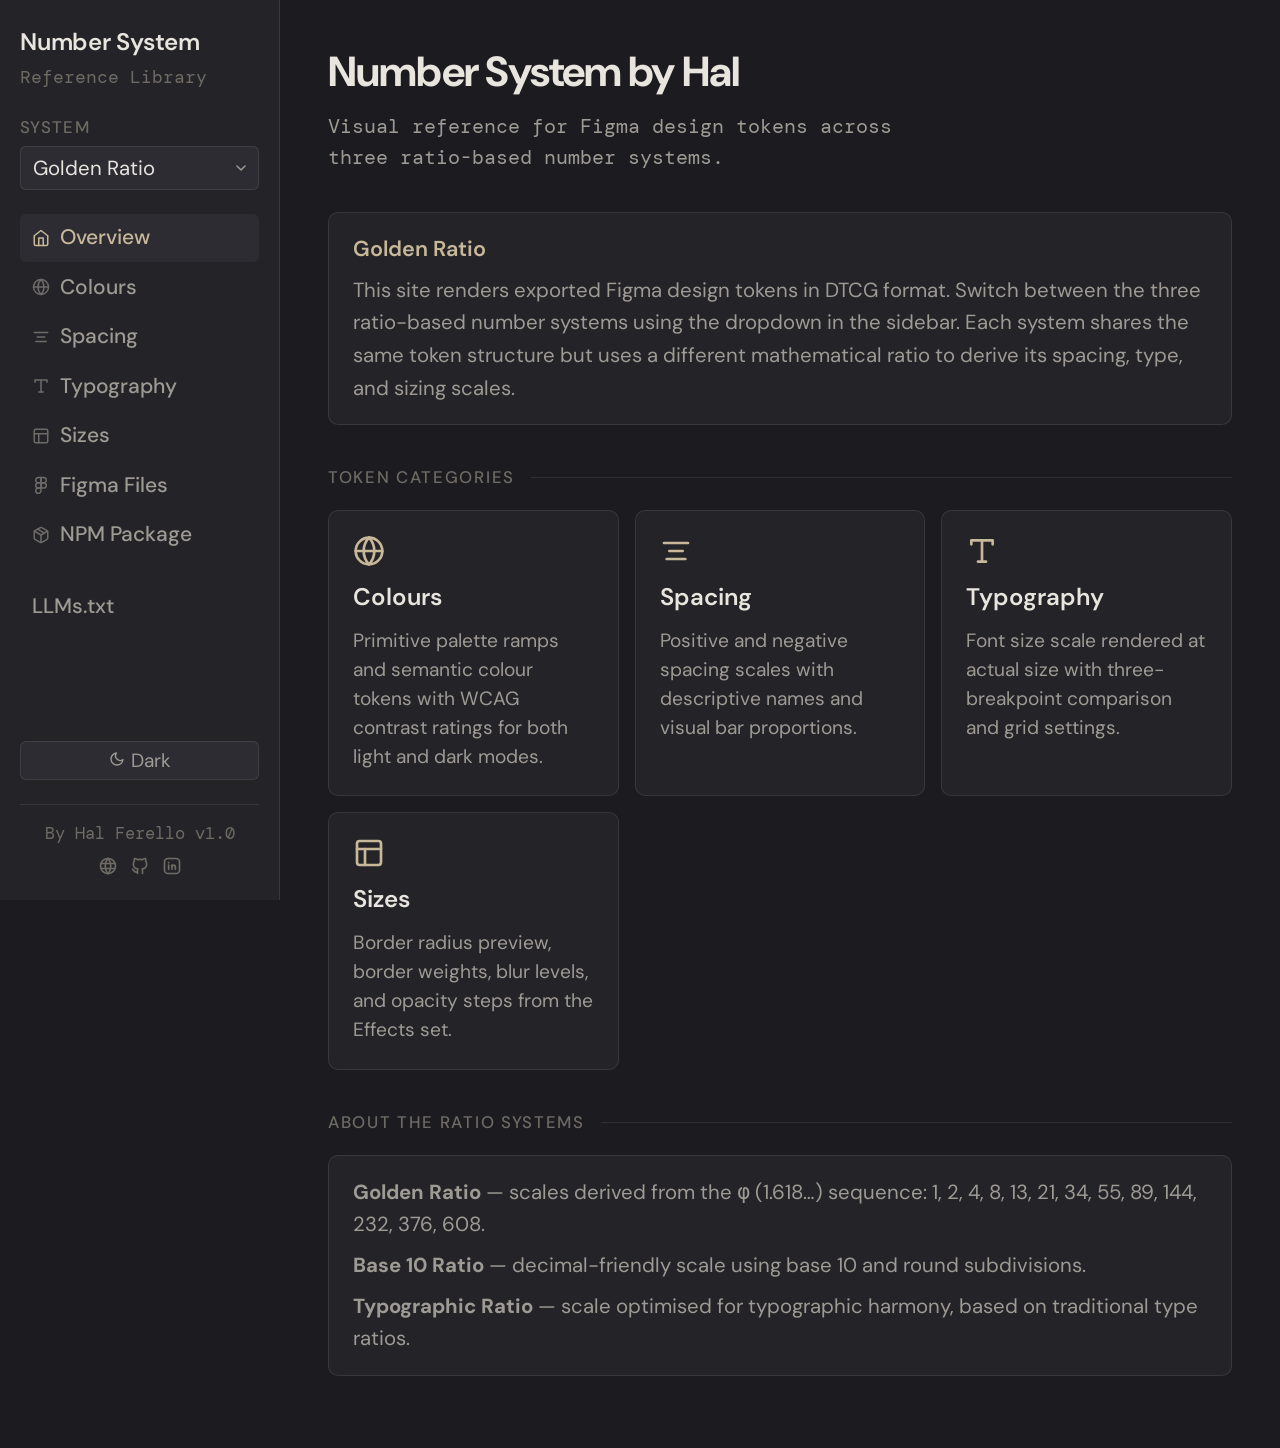
<file: index.html>
<!DOCTYPE html>
<html lang="en">
<head>
  <meta charset="UTF-8">
  <meta name="viewport" content="width=device-width, initial-scale=1.0">
  <title>Number System by Hal</title>
  <link rel="stylesheet" href="css/styles.css">
</head>
<body>
  <div class="layout">
    <aside class="sidebar" aria-label="Sidebar"></aside>
    <main class="main" id="content">
      <header class="page-header">
        <h2>Number System by Hal</h2>
        <p>Visual reference for Figma design tokens across three ratio-based number systems.</p>
      </header>
      <div id="page-body">
        <div class="loading">Loading tokens…</div>
      </div>
    </main>
  </div>

  <script type="module">
    import { initPage } from './js/render.js';
    import { el, sectionLabel } from './js/render.js';
    import { getLibraryLabels, getCurrentLibraryKey } from './js/tokens.js';

    const CATEGORIES = [
      {
        href: 'colours.html',
        title: 'Colours',
        desc: 'Primitive palette ramps and semantic colour tokens with WCAG contrast ratings for both light and dark modes.',
        icon: `<svg viewBox="0 0 24 24" fill="none" stroke="currentColor" stroke-width="2" stroke-linecap="round" stroke-linejoin="round"><circle cx="12" cy="12" r="10"/><path d="M12 2a14.5 14.5 0 0 0 0 20 14.5 14.5 0 0 0 0-20"/><path d="M2 12h20"/></svg>`,
      },
      {
        href: 'spacing.html',
        title: 'Spacing',
        desc: 'Positive and negative spacing scales with descriptive names and visual bar proportions.',
        icon: `<svg viewBox="0 0 24 24" fill="none" stroke="currentColor" stroke-width="2" stroke-linecap="round" stroke-linejoin="round"><path d="M21 6H3"/><path d="M17 12H7"/><path d="M19 18H5"/></svg>`,
      },
      {
        href: 'typography.html',
        title: 'Typography',
        desc: 'Font size scale rendered at actual size with three-breakpoint comparison and grid settings.',
        icon: `<svg viewBox="0 0 24 24" fill="none" stroke="currentColor" stroke-width="2" stroke-linecap="round" stroke-linejoin="round"><polyline points="4 7 4 4 20 4 20 7"/><line x1="9" y1="20" x2="15" y2="20"/><line x1="12" y1="4" x2="12" y2="20"/></svg>`,
      },
      {
        href: 'sizes.html',
        title: 'Sizes',
        desc: 'Border radius preview, border weights, blur levels, and opacity steps from the Effects set.',
        icon: `<svg viewBox="0 0 24 24" fill="none" stroke="currentColor" stroke-width="2" stroke-linecap="round" stroke-linejoin="round"><rect x="3" y="3" width="18" height="18" rx="2"/><path d="M3 9h18"/><path d="M9 21V9"/></svg>`,
      },
    ];

    initPage((data) => {
      const body = document.getElementById('page-body');
      body.innerHTML = '';

      const labels = getLibraryLabels();
      const currentKey = getCurrentLibraryKey();

      const info = el('div', { className: 'info-box' });
      info.appendChild(el('h3', { text: labels[currentKey] }));
      info.appendChild(el('p', {
        text: 'This site renders exported Figma design tokens in DTCG format. ' +
              'Switch between the three ratio-based number systems using the dropdown in the sidebar. ' +
              'Each system shares the same token structure but uses a different mathematical ratio ' +
              'to derive its spacing, type, and sizing scales.',
      }));
      body.appendChild(info);

      body.appendChild(sectionLabel('Token categories'));

      const grid = el('div', { className: 'category-grid' });
      for (const cat of CATEGORIES) {
        const card = el('a', {
          className: 'category-card',
          attrs: { href: cat.href },
        });
        card.innerHTML = cat.icon;
        card.appendChild(el('h3', { text: cat.title }));
        card.appendChild(el('p', { text: cat.desc }));
        grid.appendChild(card);
      }
      body.appendChild(grid);

      body.appendChild(sectionLabel('About the ratio systems'));

      const about = el('div', { className: 'info-box' });
      about.innerHTML = `
        <p><strong>Golden Ratio</strong> — scales derived from the φ (1.618…) sequence: 1, 2, 4, 8, 13, 21, 34, 55, 89, 144, 232, 376, 608.</p>
        <p style="margin-top:8px"><strong>Base 10 Ratio</strong> — decimal-friendly scale using base 10 and round subdivisions.</p>
        <p style="margin-top:8px"><strong>Typographic Ratio</strong> — scale optimised for typographic harmony, based on traditional type ratios.</p>
      `;
      body.appendChild(about);
    });
  </script>
</body>
</html>
</file>
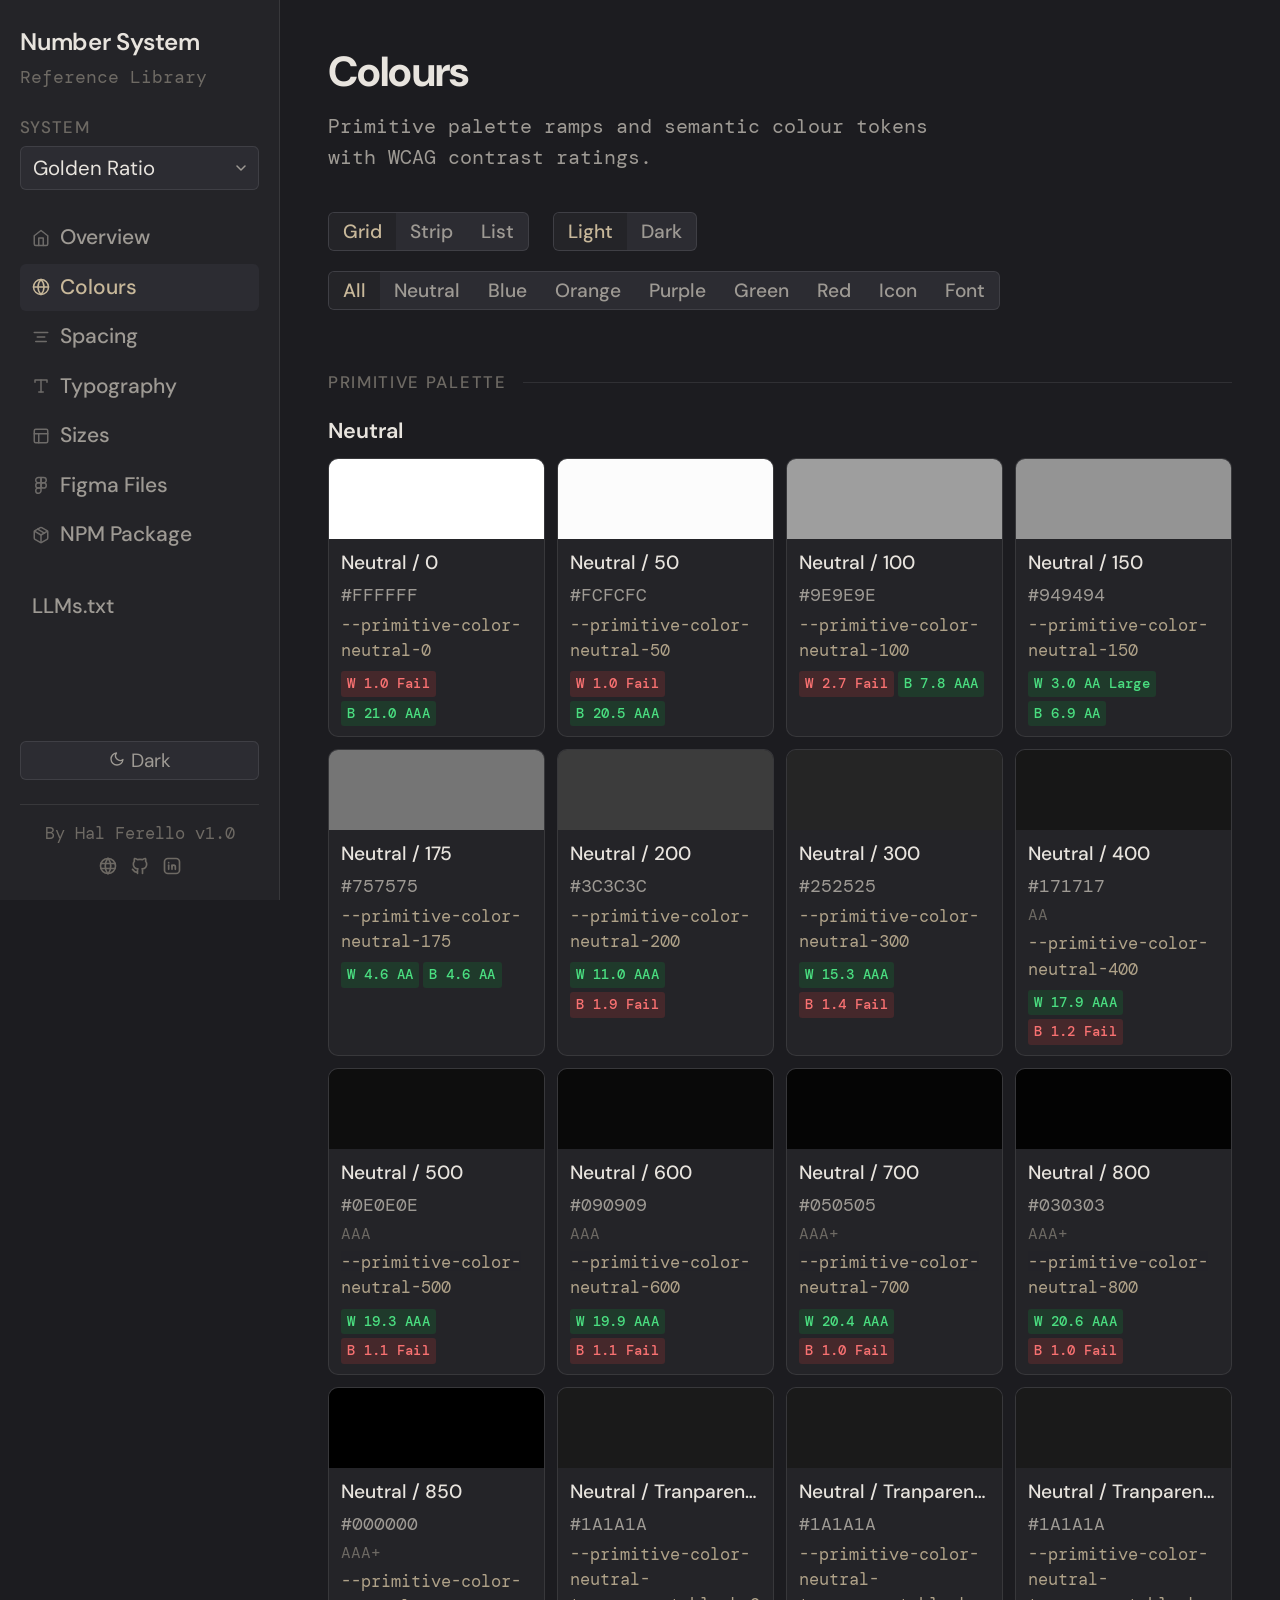
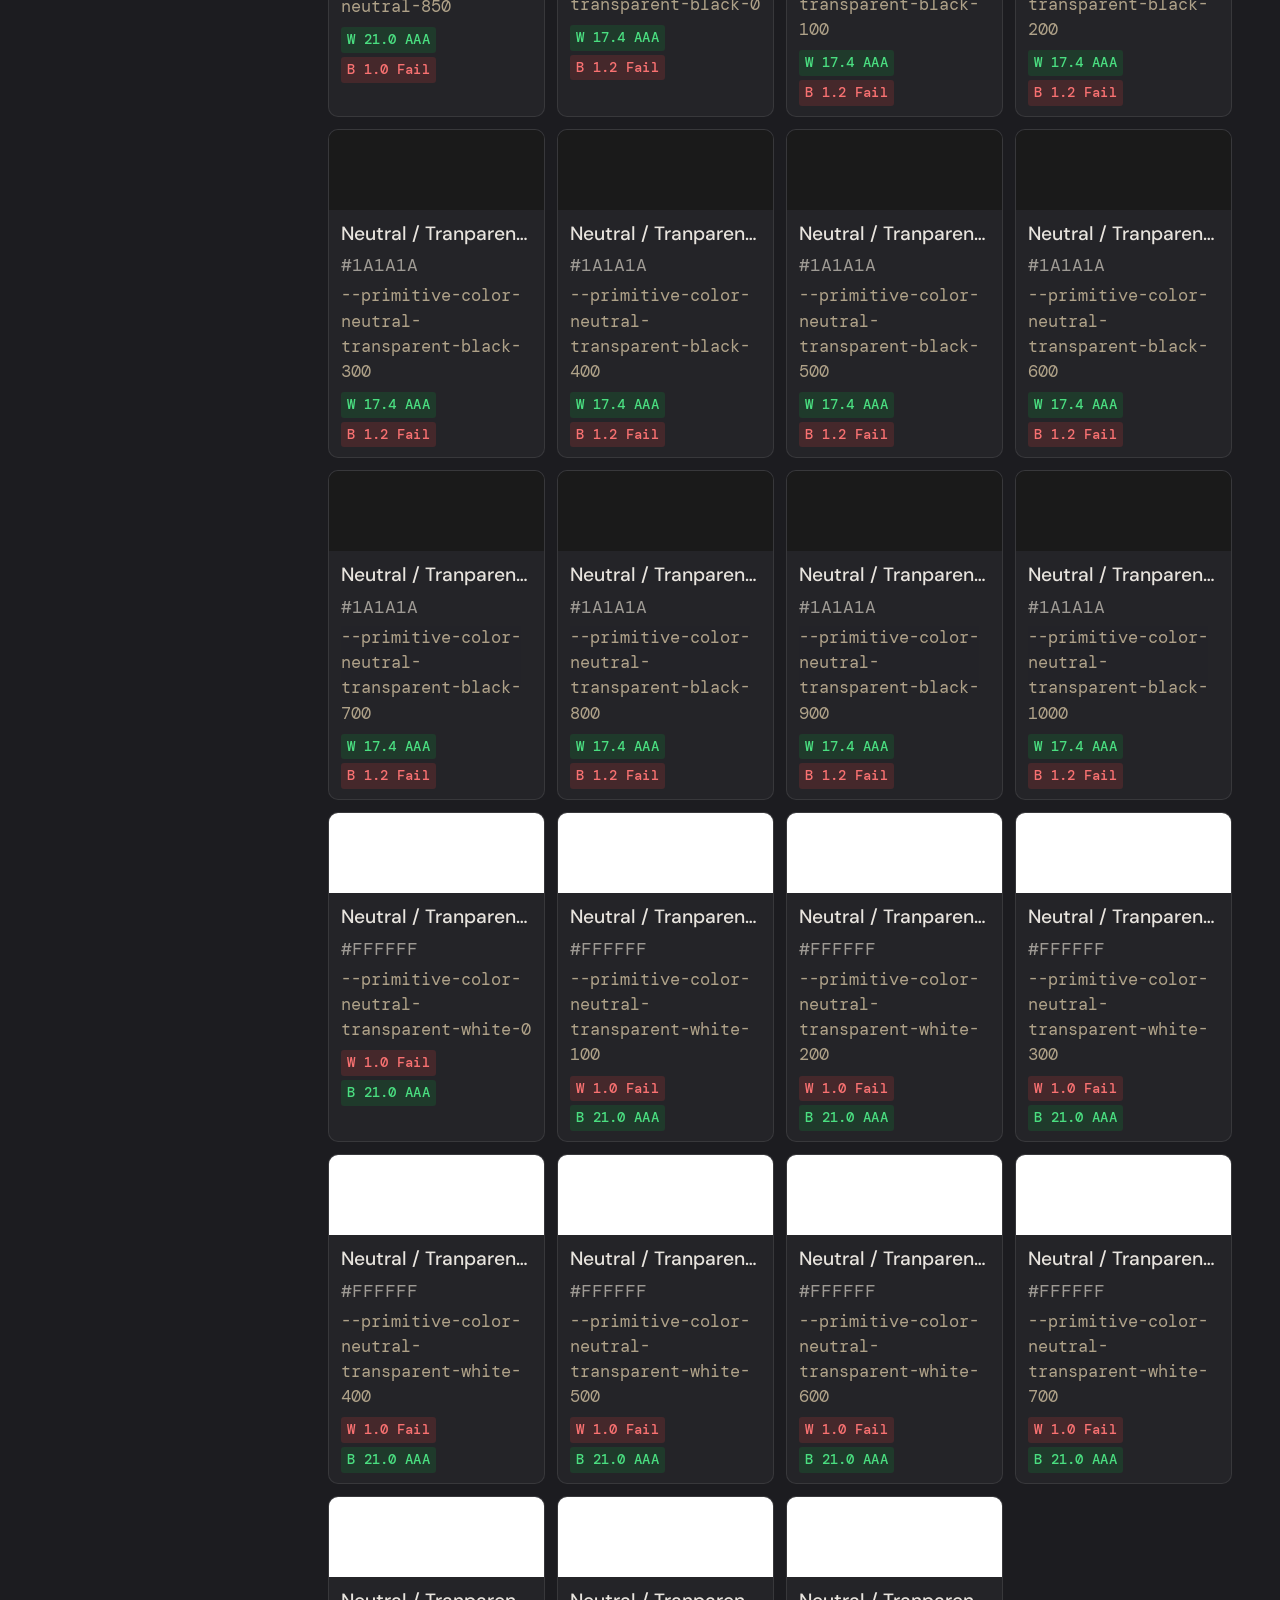
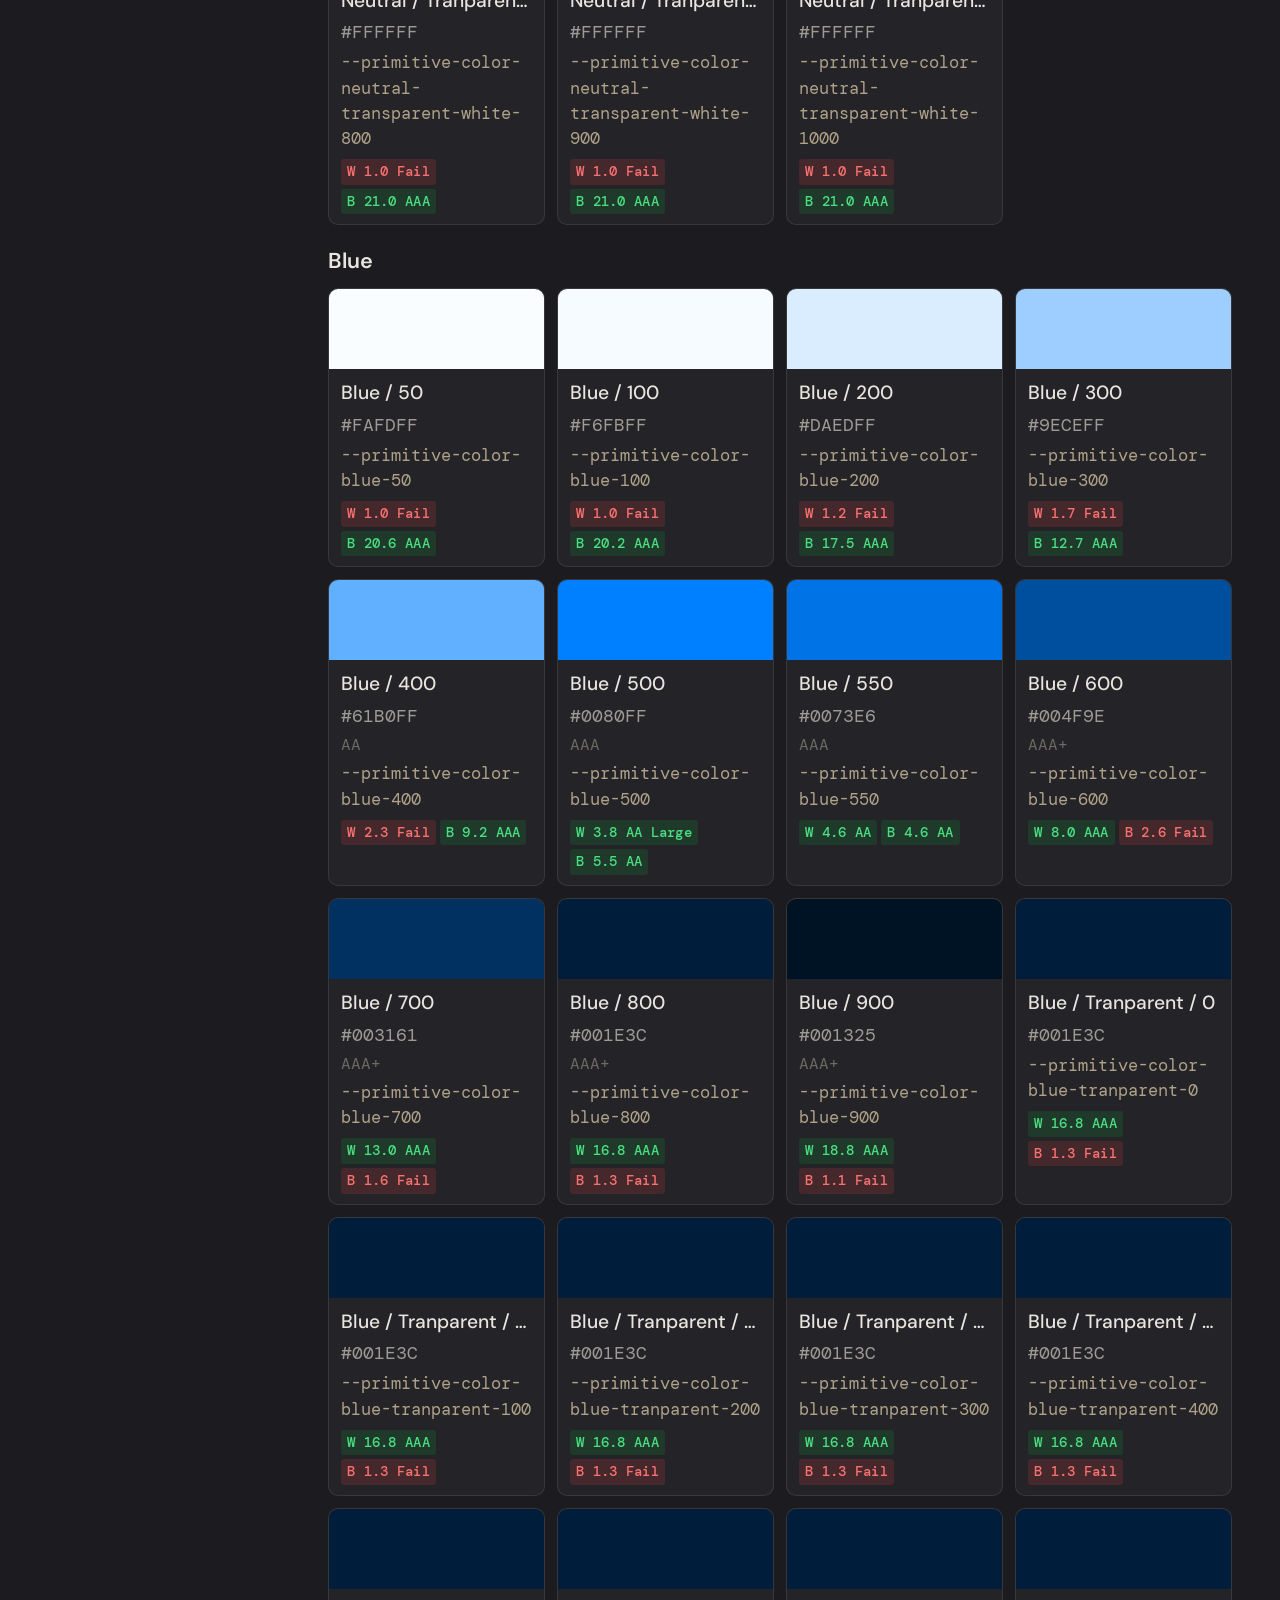
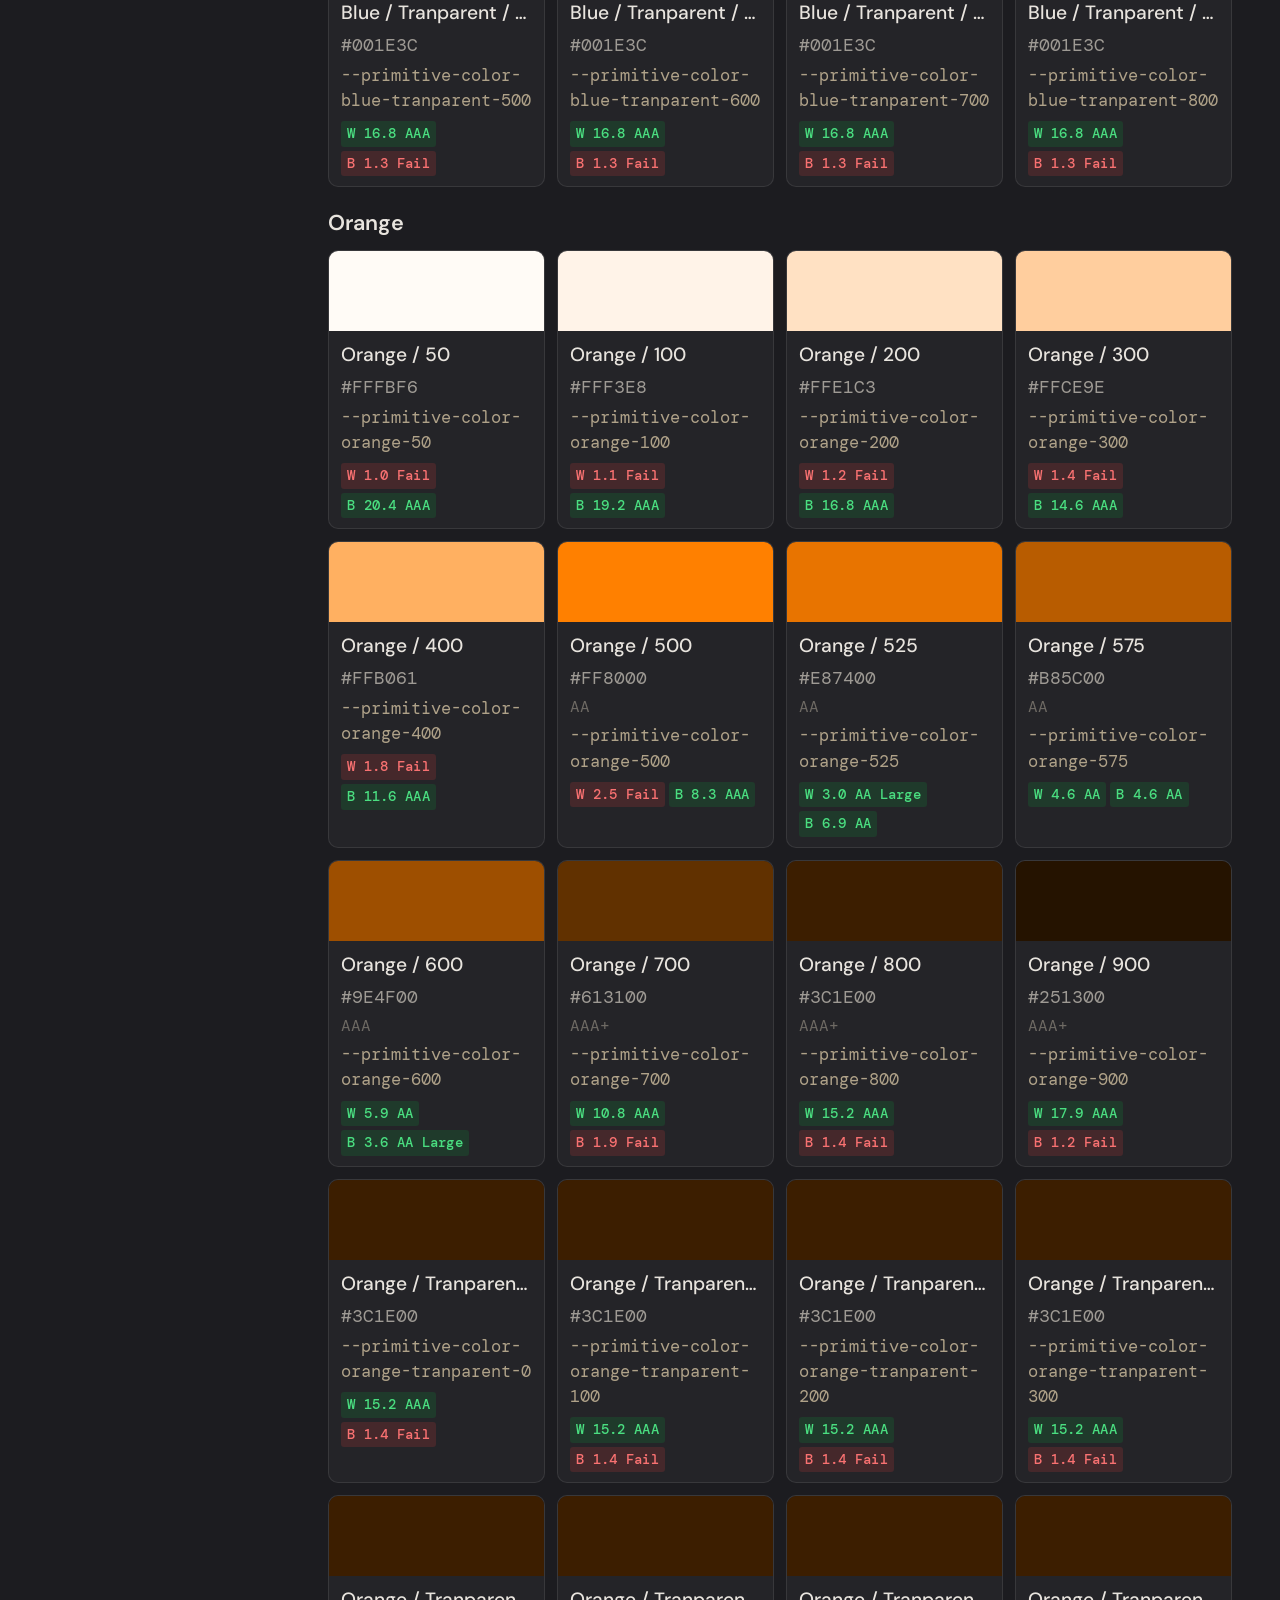
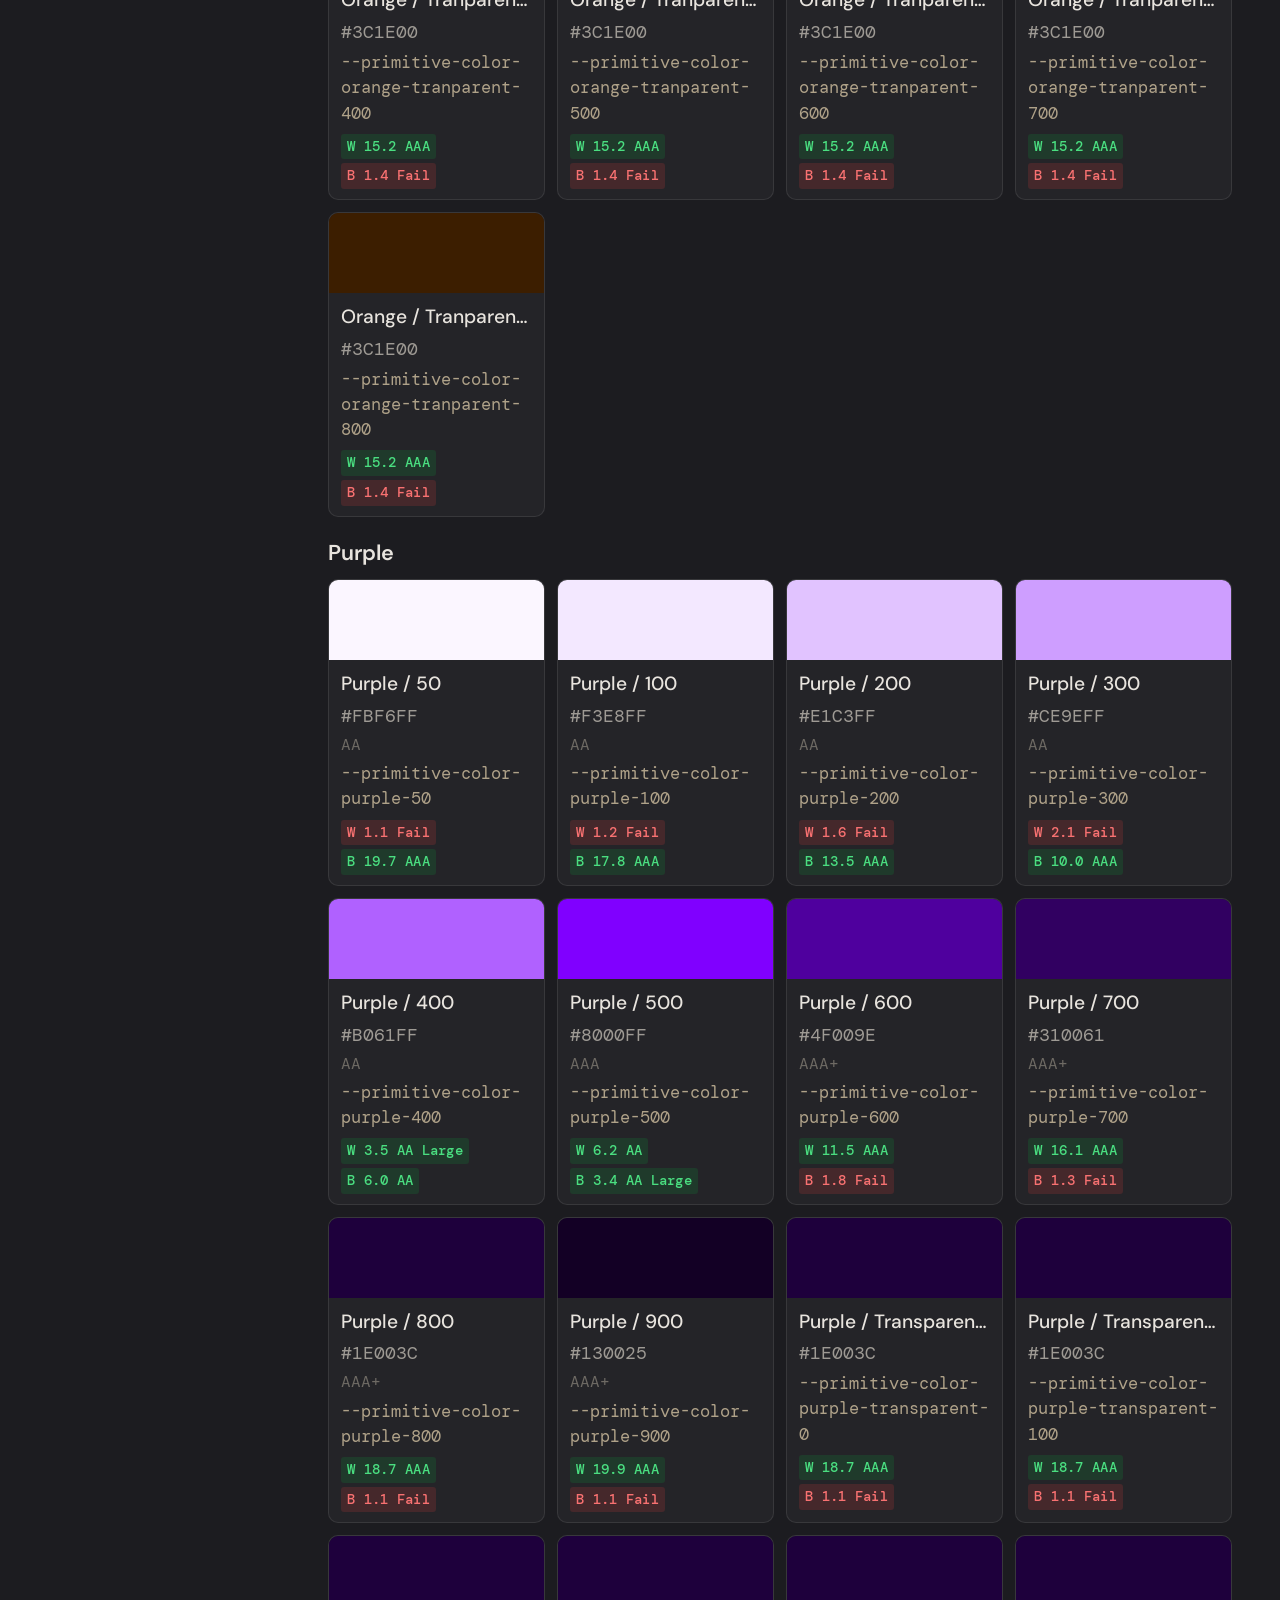
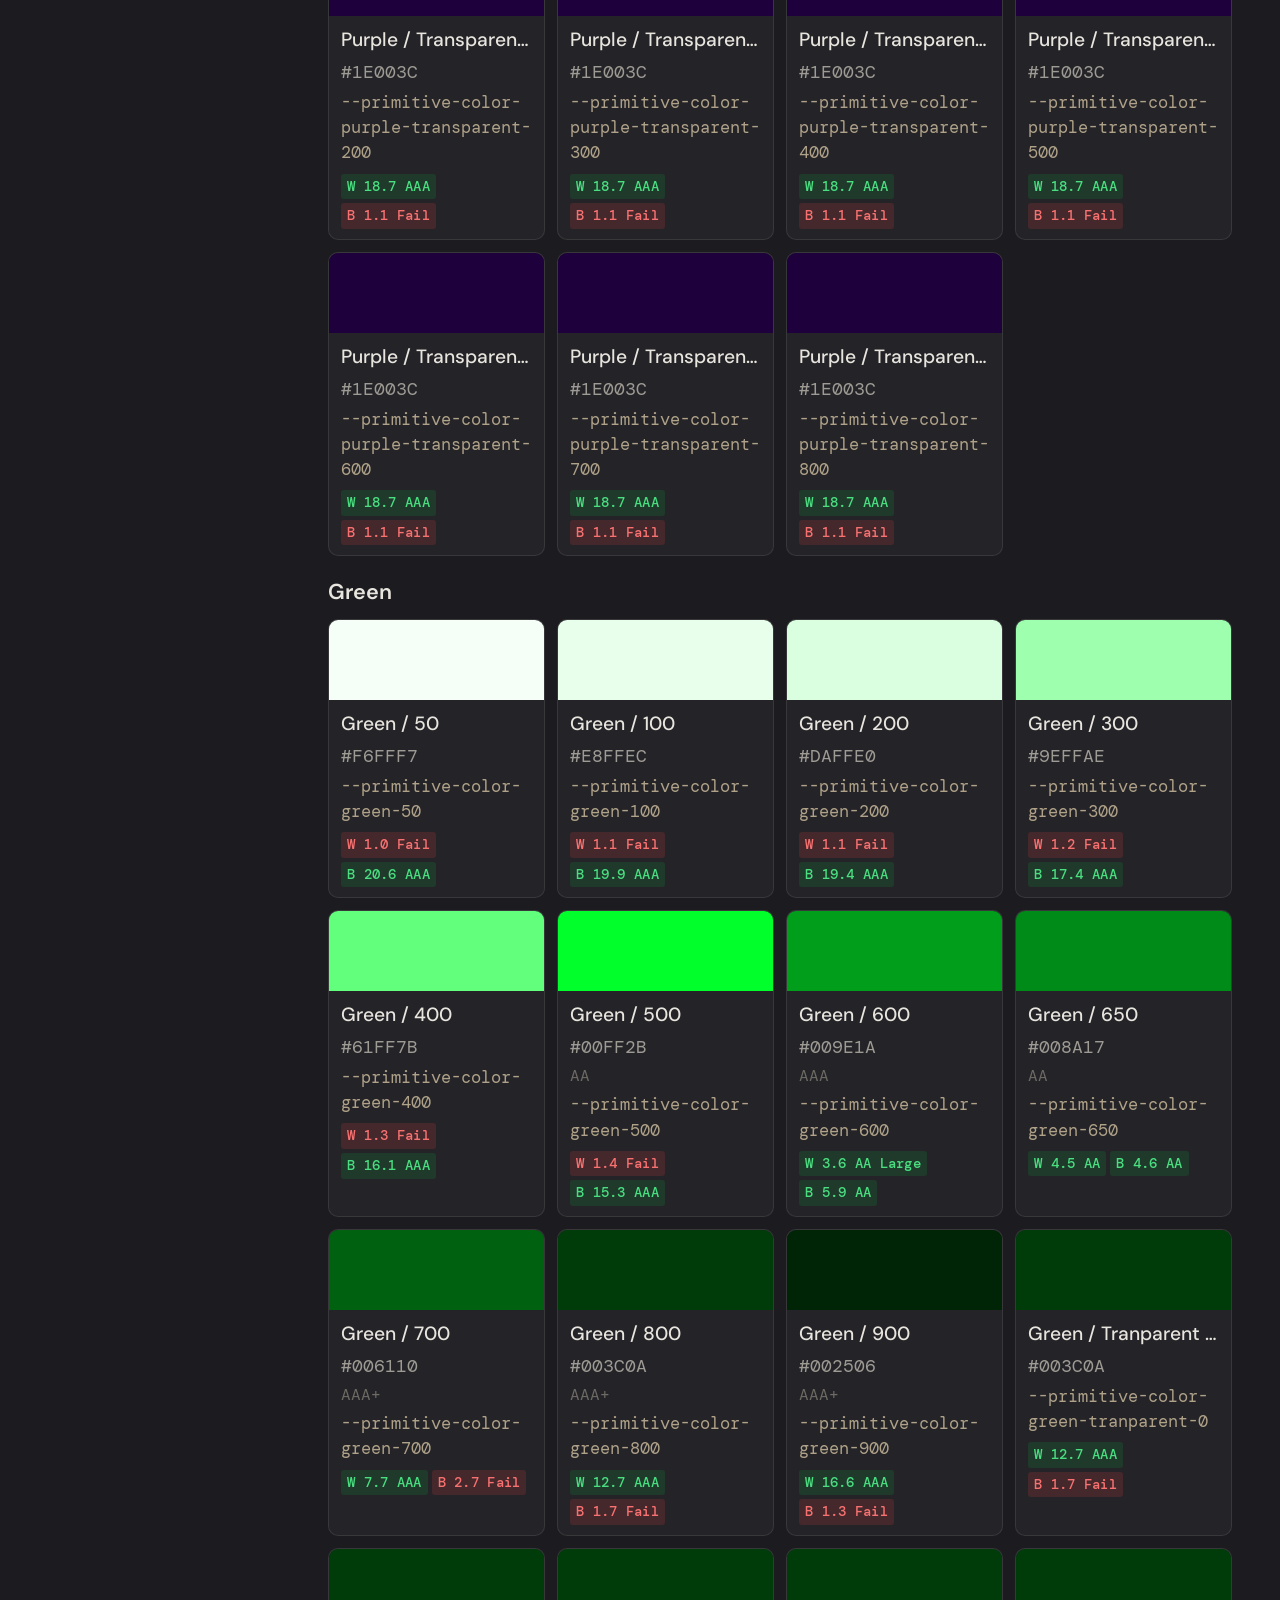
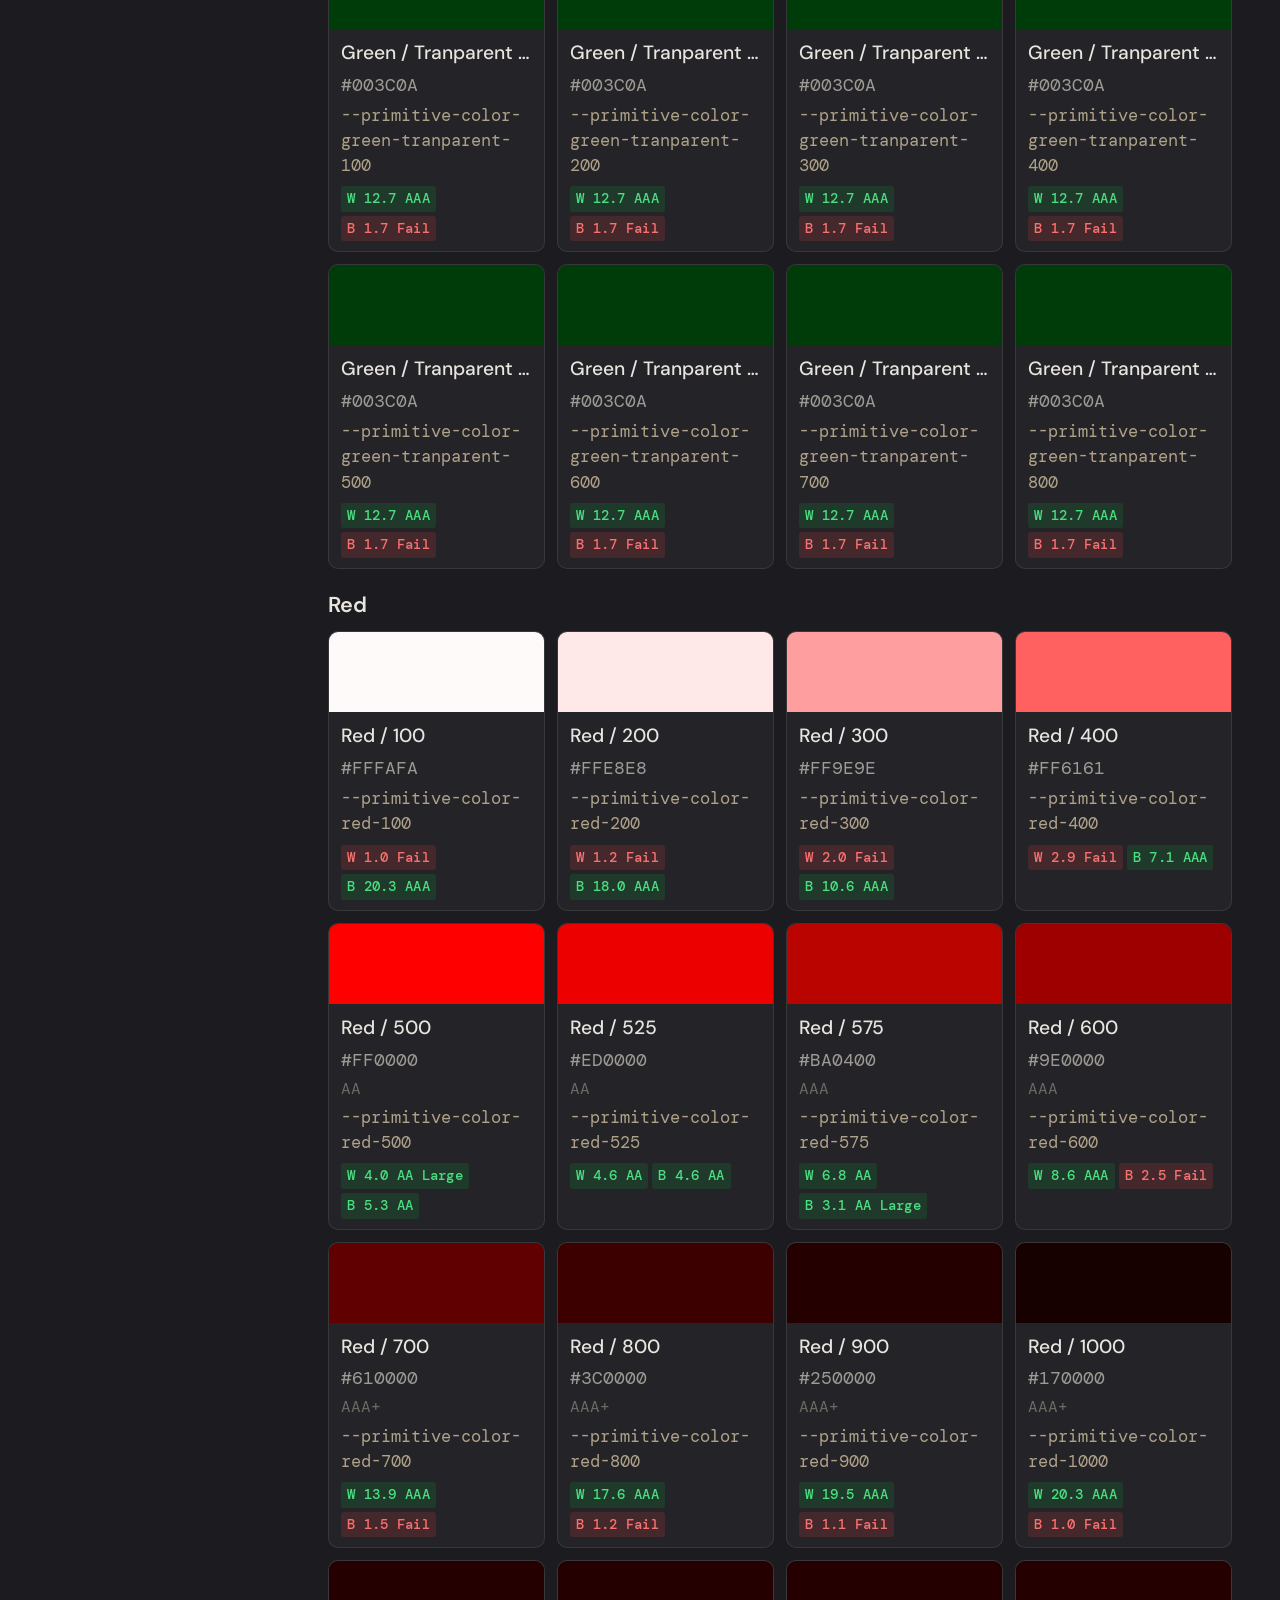
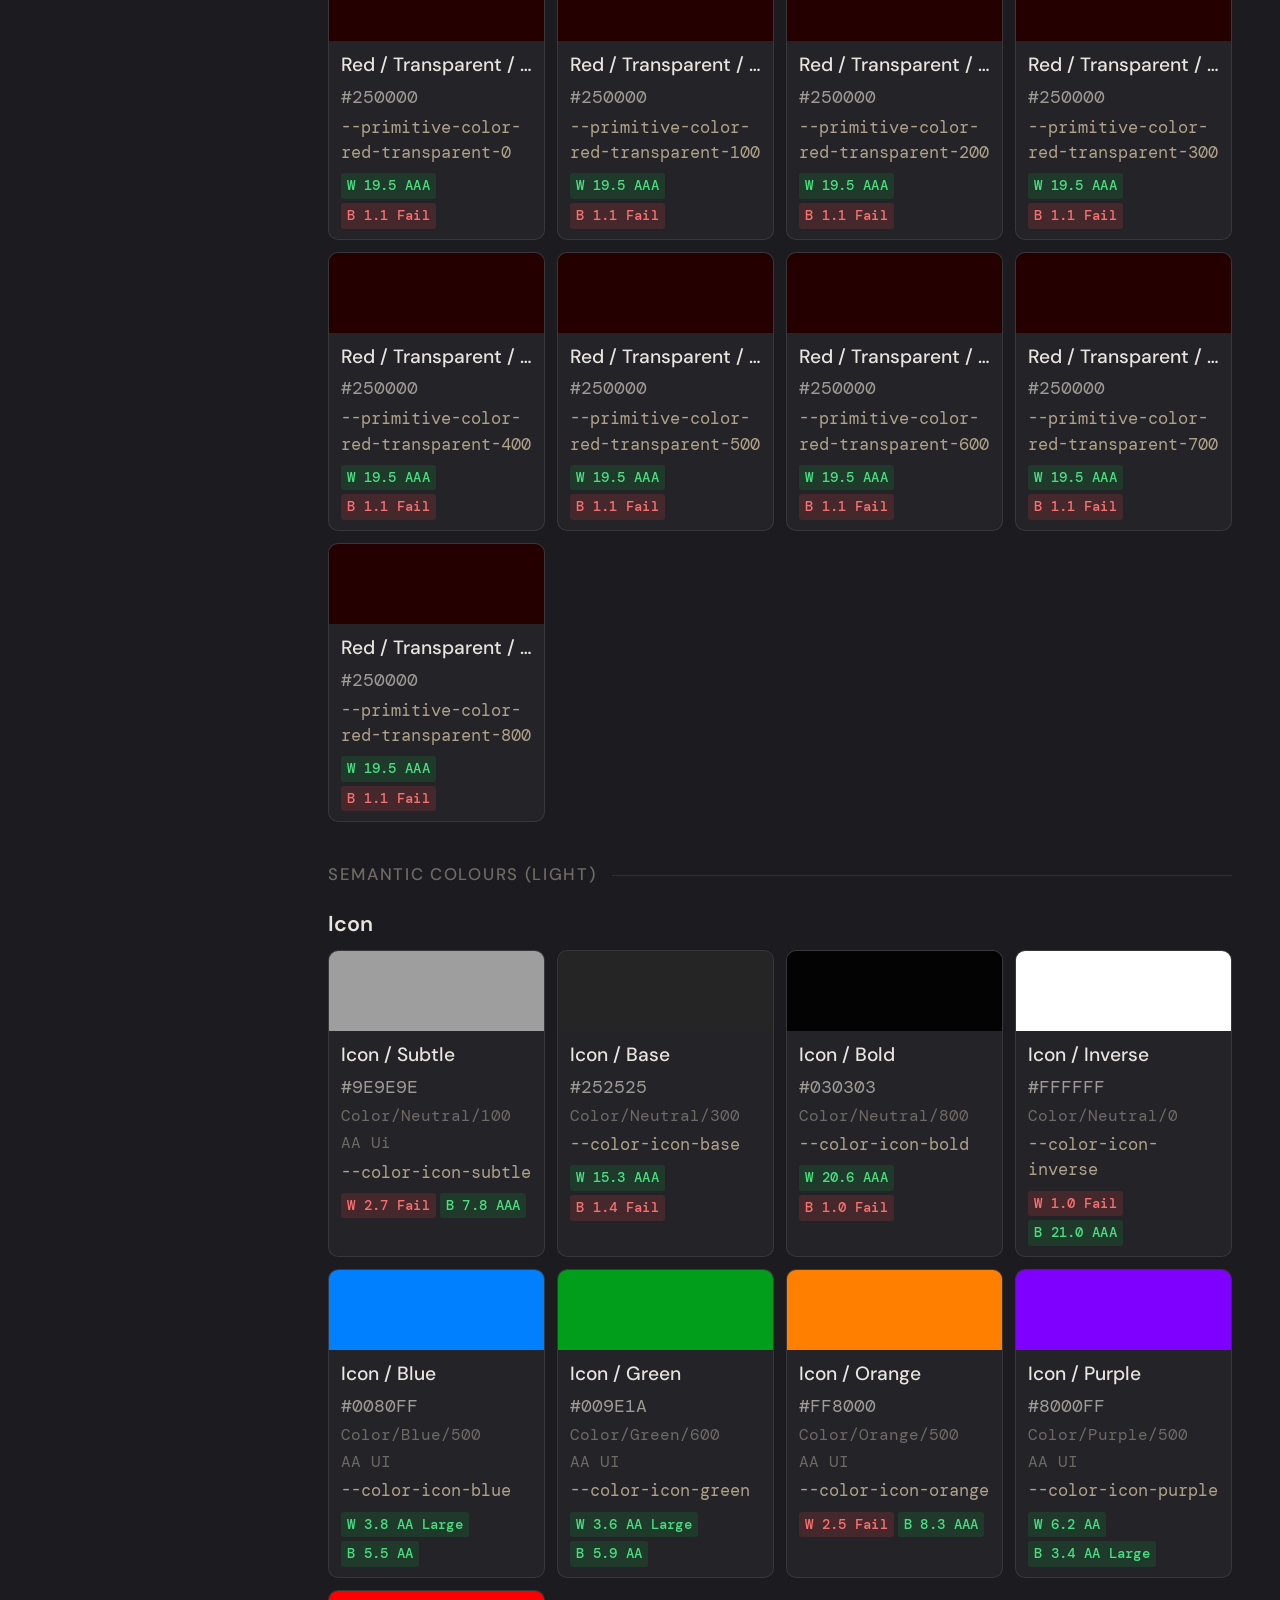
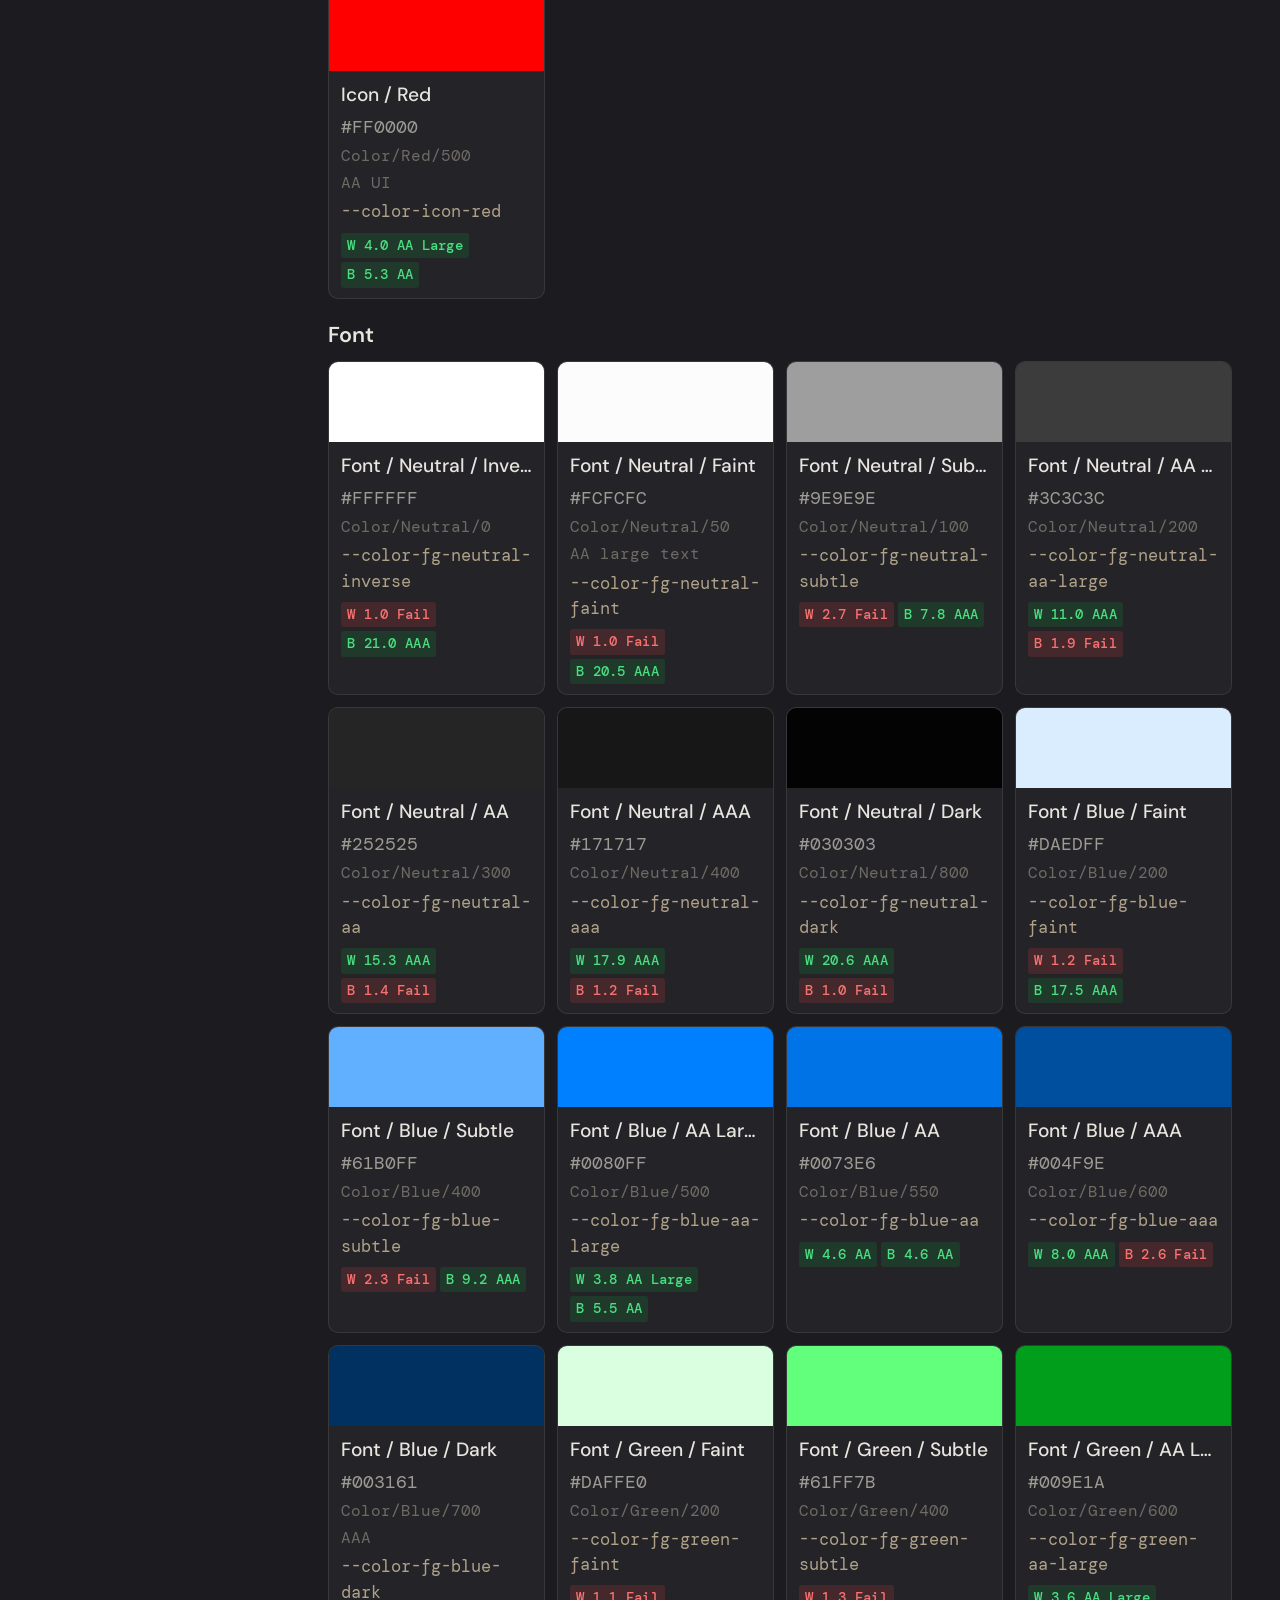
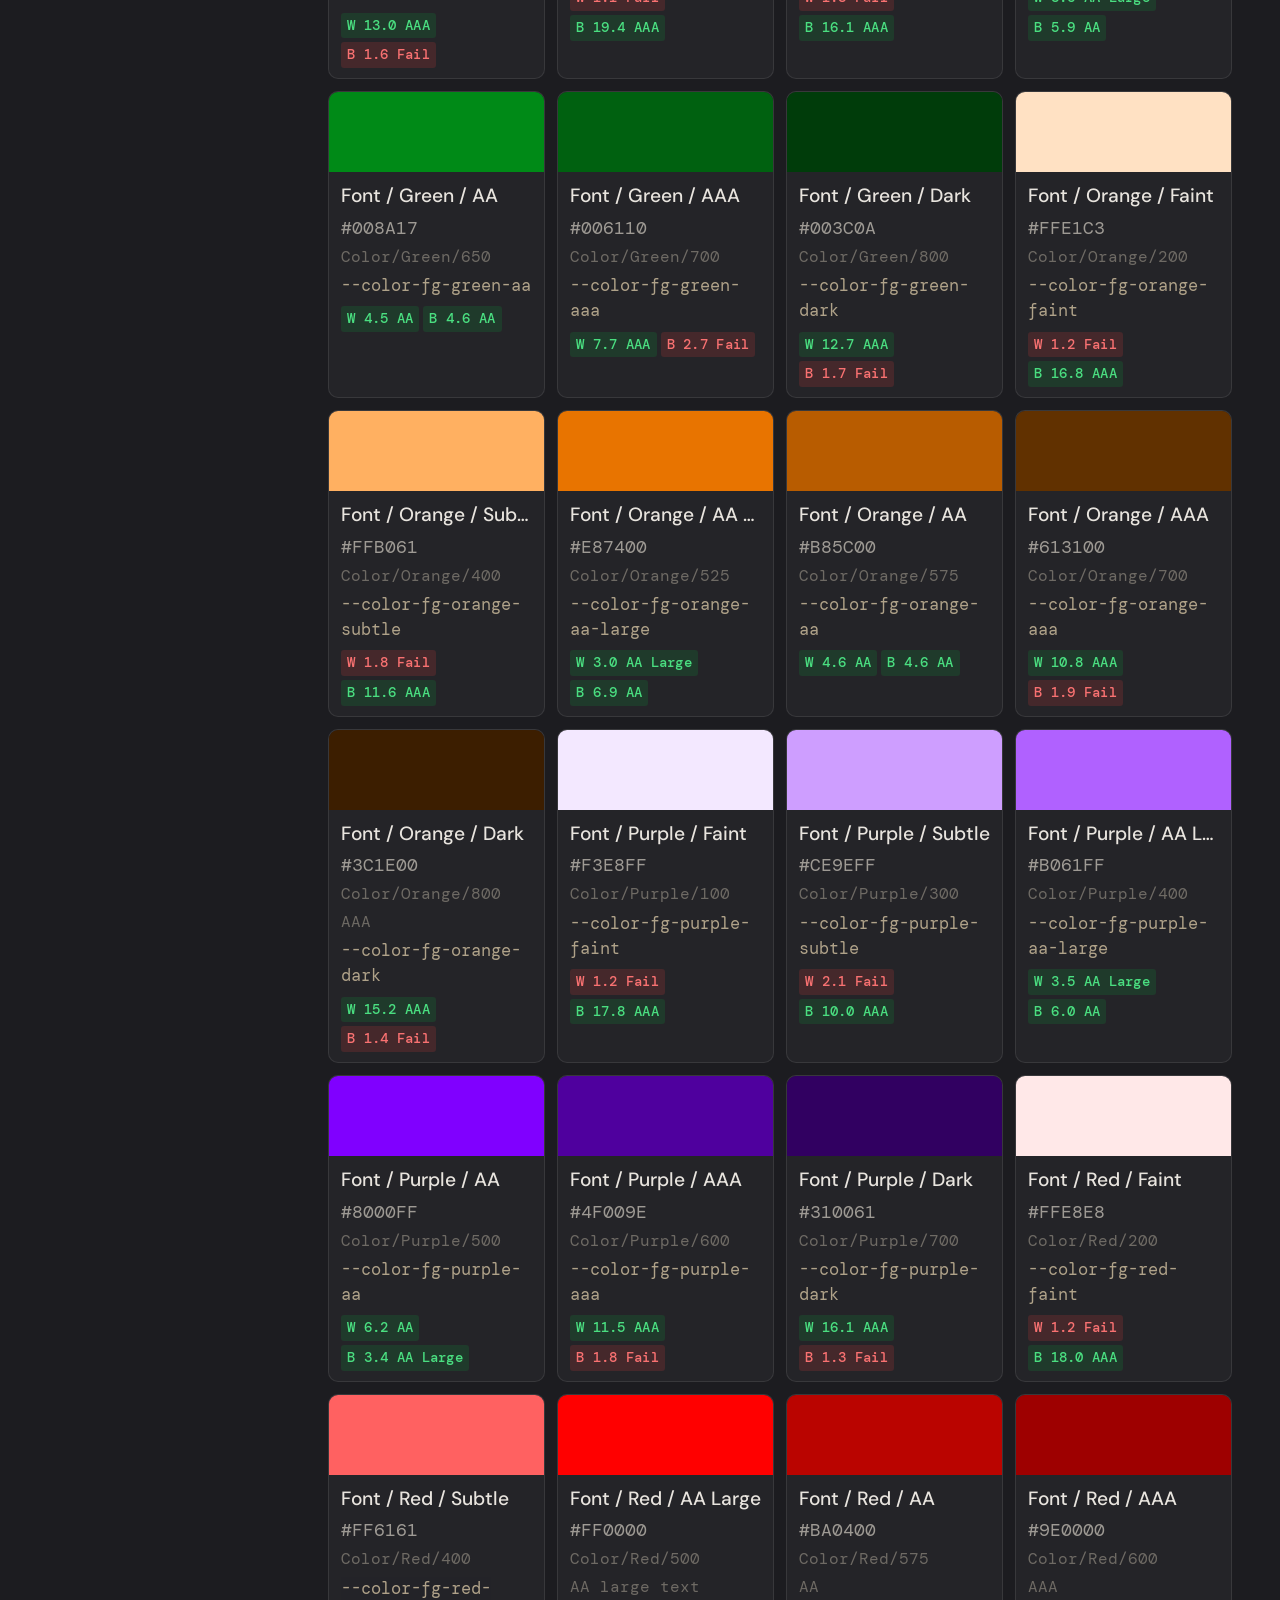
<file: colours.html>
<!DOCTYPE html>
<html lang="en">
<head>
  <meta charset="UTF-8">
  <meta name="viewport" content="width=device-width, initial-scale=1.0">
  <title>Colours — Number System by Hal</title>
  <link rel="stylesheet" href="css/styles.css">
</head>
<body>
  <div class="layout">
    <aside class="sidebar" aria-label="Sidebar"></aside>
    <main class="main" id="content">
      <header class="page-header">
        <h2>Colours</h2>
        <p>Primitive palette ramps and semantic colour tokens with WCAG contrast ratings.</p>
      </header>
      <div id="toolbar" class="toolbar"></div>
      <div id="colour-filter"></div>
      <div id="page-body">
        <div class="loading">Loading tokens…</div>
      </div>
    </main>
  </div>

  <script type="module">
    import { initPage, el, sectionLabel } from './js/render.js';
    import {
      flattenTokens, colourHex, aliasName,
      groupPrimitiveColours, groupSemanticColours, getEffectsOpacityColours,
    } from './js/tokens.js';
    import { contrastInfo, textColourOnBg } from './js/wcag.js';
    import { semanticColourCssVar, primitiveColourCssVar } from './js/css-names.js';

    let currentView = 'grid';
    let currentMode = 'light';
    let currentColourFilter = 'all';

    /** Collect every unique colour group name across primitives + semantics. */
    function getColourGroupNames(data) {
      const primitives = groupPrimitiveColours(data['Primatives']);
      const modeKey = currentMode === 'dark' ? 'Colours.Dark' : 'Colours.Light';
      const semantics = groupSemanticColours(data[modeKey]);
      const names = new Set([...Object.keys(primitives), ...Object.keys(semantics)]);
      return [...names];
    }

    function buildToolbar() {
      const toolbar = document.getElementById('toolbar');
      toolbar.innerHTML = '';

      const viewToggle = el('div', { className: 'view-toggle' });
      for (const v of ['grid', 'strip', 'list']) {
        const btn = el('button', {
          text: v.charAt(0).toUpperCase() + v.slice(1),
          className: v === currentView ? 'active' : '',
        });
        btn.addEventListener('click', () => {
          currentView = v;
          buildToolbar();
          renderPage();
        });
        viewToggle.appendChild(btn);
      }
      toolbar.appendChild(viewToggle);

      const modeToggle = el('div', { className: 'mode-toggle' });
      for (const m of ['light', 'dark']) {
        const btn = el('button', {
          text: m.charAt(0).toUpperCase() + m.slice(1),
          className: m === currentMode ? 'active' : '',
        });
        btn.addEventListener('click', () => {
          currentMode = m;
          buildToolbar();
          renderPage();
        });
        modeToggle.appendChild(btn);
      }
      toolbar.appendChild(modeToggle);

      const filterContainer = document.getElementById('colour-filter');
      filterContainer.innerHTML = '';

      if (cachedData) {
        const groups = getColourGroupNames(cachedData);
        const filterToggle = el('div', { className: 'view-toggle colour-filter' });

        const allBtn = el('button', {
          text: 'All',
          className: currentColourFilter === 'all' ? 'active' : '',
        });
        allBtn.addEventListener('click', () => {
          currentColourFilter = 'all';
          buildToolbar();
          renderPage();
        });
        filterToggle.appendChild(allBtn);

        for (const name of groups) {
          const btn = el('button', {
            text: name,
            className: currentColourFilter === name ? 'active' : '',
          });
          btn.addEventListener('click', () => {
            currentColourFilter = name;
            buildToolbar();
            renderPage();
          });
          filterToggle.appendChild(btn);
        }
        filterContainer.appendChild(filterToggle);
      }
    }

    let cachedData = null;

    /** Filter a groups object to only the selected colour, or return all. */
    function applyFilter(groups) {
      if (currentColourFilter === 'all') return groups;
      if (groups[currentColourFilter]) {
        return { [currentColourFilter]: groups[currentColourFilter] };
      }
      return {};
    }

    function renderPage() {
      if (!cachedData) return;
      const data = cachedData;
      const body = document.getElementById('page-body');
      body.innerHTML = '';

      const primitives = applyFilter(groupPrimitiveColours(data['Primatives']));
      if (Object.keys(primitives).length > 0) {
        body.appendChild(sectionLabel('Primitive palette'));

        if (currentView === 'strip') {
          renderStrips(body, primitives, true);
        } else if (currentView === 'list') {
          renderList(body, primitives, true);
        } else {
          renderGrid(body, primitives, true);
        }
      }

      const modeKey = currentMode === 'dark' ? 'Colours.Dark' : 'Colours.Light';
      const semantics = applyFilter(groupSemanticColours(data[modeKey]));

      if (Object.keys(semantics).length > 0) {
        body.appendChild(sectionLabel(`Semantic colours (${currentMode})`));

        if (currentView === 'strip') {
          renderStrips(body, semantics, false);
        } else if (currentView === 'list') {
          renderList(body, semantics, false);
        } else {
          renderGrid(body, semantics, false);
        }
      }
    }

    /* ---- Grid view ---- */
    function renderGrid(container, groups, isPrimitive) {
      for (const [name, tokens] of Object.entries(groups)) {
        container.appendChild(el('h4', {
          text: name,
          style: { margin: '20px 0 10px', fontSize: '0.9rem', fontWeight: '600' },
        }));

        const grid = el('div', { className: 'swatches-grid' });

        for (const token of tokens) {
          const hex = colourHex(token);
          if (!hex) continue;

          const card = el('div', { className: 'swatch-card' });
          const block = el('div', {
            className: 'color-block',
            style: { background: hex },
          });
          card.appendChild(block);

          const info = el('div', { className: 'card-info' });
          info.appendChild(el('span', { className: 'token-name', text: token.path.join(' / ') }));
          info.appendChild(el('span', { className: 'token-value', text: hex }));

          const alias = aliasName(token);
          if (alias) {
            info.appendChild(el('span', { className: 'token-alias', text: alias }));
          }

          if (token.$description) {
            info.appendChild(el('span', { className: 'token-alias', text: token.$description }));
          }

          const cssVar = isPrimitive
            ? primitiveColourCssVar(token.path)
            : semanticColourCssVar(token.path);
          if (cssVar) {
            info.appendChild(el('span', { className: 'css-var', text: cssVar }));
          }

          const ci = contrastInfo(hex);
          const wcagRow = el('div', { className: 'wcag-row' });
          wcagRow.appendChild(wcagBadge('W', ci.onWhite));
          wcagRow.appendChild(wcagBadge('B', ci.onBlack));
          info.appendChild(wcagRow);

          card.appendChild(info);
          grid.appendChild(card);
        }

        container.appendChild(grid);
      }
    }

    /* ---- Strip view ---- */
    function renderStrips(container, groups, isPrimitive) {
      for (const [name, tokens] of Object.entries(groups)) {
        container.appendChild(el('h4', {
          text: name,
          style: { margin: '20px 0 10px', fontSize: '0.9rem', fontWeight: '600' },
        }));

        const strip = el('div', { className: 'swatches-strip' });

        for (const token of tokens) {
          const hex = colourHex(token);
          if (!hex) continue;

          const fg = textColourOnBg(hex);
          const cell = el('div', {
            className: 'strip-cell',
            style: { background: hex },
          });
          cell.appendChild(el('span', {
            className: 'strip-label',
            text: hex,
            style: { color: fg, background: hex === '#FFFFFF' || hex === '#ffffff' ? 'rgba(0,0,0,0.08)' : 'transparent' },
          }));
          const stripCssVar = isPrimitive
            ? primitiveColourCssVar(token.path)
            : semanticColourCssVar(token.path);
          cell.setAttribute('title', `${stripCssVar || token.path.join(' / ')} — ${hex}`);
          strip.appendChild(cell);
        }

        container.appendChild(strip);
      }
    }

    /* ---- List view ---- */
    function renderList(container, groups, isPrimitive) {
      for (const [name, tokens] of Object.entries(groups)) {
        container.appendChild(el('h4', {
          text: name,
          style: { margin: '20px 0 10px', fontSize: '0.9rem', fontWeight: '600' },
        }));

        const table = el('table', { className: 'breakpoint-table' });
        const thead = el('thead');
        const headRow = el('tr');
        for (const h of ['Swatch', 'CSS Variable', 'Token', 'Hex', 'WCAG vs White', 'WCAG vs Black']) {
          headRow.appendChild(el('th', { text: h }));
        }
        thead.appendChild(headRow);
        table.appendChild(thead);

        const tbody = el('tbody');
        for (const token of tokens) {
          const hex = colourHex(token);
          if (!hex) continue;

          const row = el('tr');

          const swatchTd = el('td');
          swatchTd.appendChild(el('div', {
            style: { width: '32px', height: '32px', borderRadius: '4px', background: hex, border: '1px solid var(--border)' },
          }));
          row.appendChild(swatchTd);

          const listCssVar = isPrimitive
            ? primitiveColourCssVar(token.path)
            : semanticColourCssVar(token.path);
          row.appendChild(el('td', { className: 'mono', text: listCssVar || '—' }));
          row.appendChild(el('td', { className: 'row-label', text: token.path.join(' / ') }));
          row.appendChild(el('td', { text: hex }));

          const ci = contrastInfo(hex);
          const wTd = el('td');
          wTd.appendChild(wcagBadge('', ci.onWhite));
          row.appendChild(wTd);

          const bTd = el('td');
          bTd.appendChild(wcagBadge('', ci.onBlack));
          row.appendChild(bTd);

          tbody.appendChild(row);
        }
        table.appendChild(tbody);
        container.appendChild(table);
      }
    }

    /* ---- Badge builder ---- */
    function wcagBadge(prefix, info) {
      const pass = info.level !== 'Fail';
      const label = prefix
        ? `${prefix} ${info.ratio.toFixed(1)} ${info.level}`
        : `${info.ratio.toFixed(1)} ${info.level}`;
      return el('span', {
        className: `wcag-badge ${pass ? 'pass' : 'fail'}`,
        text: label,
      });
    }

    buildToolbar();
    initPage((data) => {
      cachedData = data;
      buildToolbar();
      renderPage();
    });
  </script>
</body>
</html>
</file>
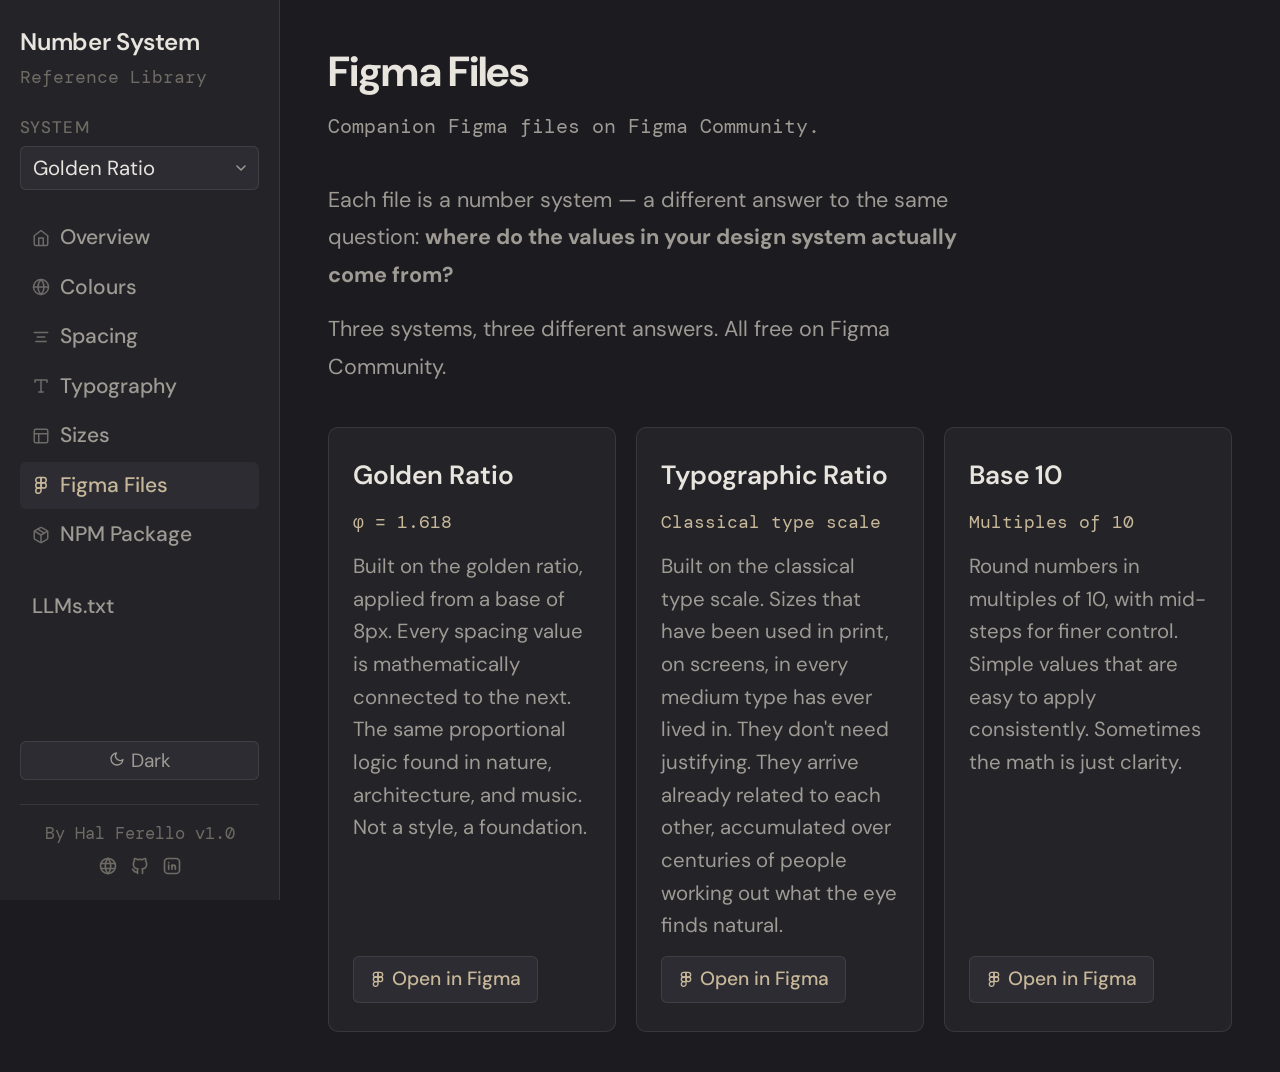
<file: figma.html>
<!DOCTYPE html>
<html lang="en">
<head>
  <meta charset="UTF-8">
  <meta name="viewport" content="width=device-width, initial-scale=1.0">
  <title>Figma Files — Number System by Hal</title>
  <link rel="stylesheet" href="css/styles.css">
  <style>
    .figma-intro {
      max-width: 640px;
      margin-bottom: 40px;
    }

    .figma-intro p {
      font-size: 0.9rem;
      color: var(--text-secondary);
      line-height: 1.75;
      margin-bottom: 16px;
    }

    .figma-cards {
      display: grid;
      grid-template-columns: repeat(auto-fill, minmax(280px, 1fr));
      gap: 20px;
    }

    .figma-card {
      background: var(--bg-panel);
      border: 1px solid var(--border);
      border-radius: var(--radius-lg);
      padding: 28px 24px;
      display: flex;
      flex-direction: column;
      gap: 14px;
      transition: all var(--transition);
    }

    .figma-card:hover {
      border-color: var(--border-hover);
      transform: translateY(-2px);
    }

    .figma-card h3 {
      font-size: 1.1rem;
      font-weight: 600;
    }

    .figma-card .figma-ratio {
      font-family: var(--font-mono);
      font-size: 0.75rem;
      color: var(--accent);
    }

    .figma-card p {
      font-size: 0.85rem;
      color: var(--text-secondary);
      line-height: 1.6;
    }

    .figma-card .figma-link {
      display: inline-flex;
      align-items: center;
      gap: 6px;
      margin-top: auto;
      padding: 8px 16px;
      background: var(--bg-input);
      border: 1px solid var(--border);
      border-radius: var(--radius);
      font-family: var(--font-sans);
      font-size: 0.8rem;
      font-weight: 500;
      color: var(--accent);
      transition: all var(--transition);
      width: fit-content;
    }

    .figma-card .figma-link:hover {
      border-color: var(--accent);
      color: var(--accent-hover);
    }

    .figma-card .figma-link svg {
      width: 16px;
      height: 16px;
    }
  </style>
</head>
<body>
  <div class="layout">
    <aside class="sidebar" aria-label="Sidebar"></aside>
    <main class="main" id="content">
      <header class="page-header">
        <h2>Figma Files</h2>
        <p>Companion Figma files on Figma Community.</p>
      </header>

      <div class="figma-intro">
        <p>Each file is a number system — a different answer to the same question: <strong>where do the values in your design system actually come from?</strong></p>
        <p>Three systems, three different answers. All free on Figma Community.</p>
      </div>

      <div class="figma-cards">

        <div class="figma-card">
          <h3>Golden Ratio</h3>
          <span class="figma-ratio">&phi; = 1.618</span>
          <p>Built on the golden ratio, applied from a base of 8px. Every spacing value is mathematically connected to the next. The same proportional logic found in nature, architecture, and music. Not a style, a foundation.</p>
          <a href="https://lnkd.in/e9gqH7Np" target="_blank" rel="noopener" class="figma-link">
            <svg viewBox="0 0 24 24" fill="none" stroke="currentColor" stroke-width="2" stroke-linecap="round" stroke-linejoin="round"><path d="M5 5.5A3.5 3.5 0 0 1 8.5 2H12v7H8.5A3.5 3.5 0 0 1 5 5.5z"/><path d="M12 2h3.5a3.5 3.5 0 1 1 0 7H12V2z"/><path d="M12 12.5a3.5 3.5 0 1 1 7 0 3.5 3.5 0 1 1-7 0z"/><path d="M5 19.5A3.5 3.5 0 0 1 8.5 16H12v3.5a3.5 3.5 0 1 1-7 0z"/><path d="M5 12.5A3.5 3.5 0 0 1 8.5 9H12v7H8.5A3.5 3.5 0 0 1 5 12.5z"/></svg>
            Open in Figma
          </a>
        </div>

        <div class="figma-card">
          <h3>Typographic Ratio</h3>
          <span class="figma-ratio">Classical type scale</span>
          <p>Built on the classical type scale. Sizes that have been used in print, on screens, in every medium type has ever lived in. They don't need justifying. They arrive already related to each other, accumulated over centuries of people working out what the eye finds natural.</p>
          <a href="https://lnkd.in/efJe88uR" target="_blank" rel="noopener" class="figma-link">
            <svg viewBox="0 0 24 24" fill="none" stroke="currentColor" stroke-width="2" stroke-linecap="round" stroke-linejoin="round"><path d="M5 5.5A3.5 3.5 0 0 1 8.5 2H12v7H8.5A3.5 3.5 0 0 1 5 5.5z"/><path d="M12 2h3.5a3.5 3.5 0 1 1 0 7H12V2z"/><path d="M12 12.5a3.5 3.5 0 1 1 7 0 3.5 3.5 0 1 1-7 0z"/><path d="M5 19.5A3.5 3.5 0 0 1 8.5 16H12v3.5a3.5 3.5 0 1 1-7 0z"/><path d="M5 12.5A3.5 3.5 0 0 1 8.5 9H12v7H8.5A3.5 3.5 0 0 1 5 12.5z"/></svg>
            Open in Figma
          </a>
        </div>

        <div class="figma-card">
          <h3>Base 10</h3>
          <span class="figma-ratio">Multiples of 10</span>
          <p>Round numbers in multiples of 10, with mid-steps for finer control. Simple values that are easy to apply consistently. Sometimes the math is just clarity.</p>
          <a href="https://lnkd.in/eqNstcZr" target="_blank" rel="noopener" class="figma-link">
            <svg viewBox="0 0 24 24" fill="none" stroke="currentColor" stroke-width="2" stroke-linecap="round" stroke-linejoin="round"><path d="M5 5.5A3.5 3.5 0 0 1 8.5 2H12v7H8.5A3.5 3.5 0 0 1 5 5.5z"/><path d="M12 2h3.5a3.5 3.5 0 1 1 0 7H12V2z"/><path d="M12 12.5a3.5 3.5 0 1 1 7 0 3.5 3.5 0 1 1-7 0z"/><path d="M5 19.5A3.5 3.5 0 0 1 8.5 16H12v3.5a3.5 3.5 0 1 1-7 0z"/><path d="M5 12.5A3.5 3.5 0 0 1 8.5 9H12v7H8.5A3.5 3.5 0 0 1 5 12.5z"/></svg>
            Open in Figma
          </a>
        </div>

      </div>
    </main>
  </div>

  <script type="module">
    import { initPage } from './js/render.js';
    initPage();
  </script>
</body>
</html>
</file>
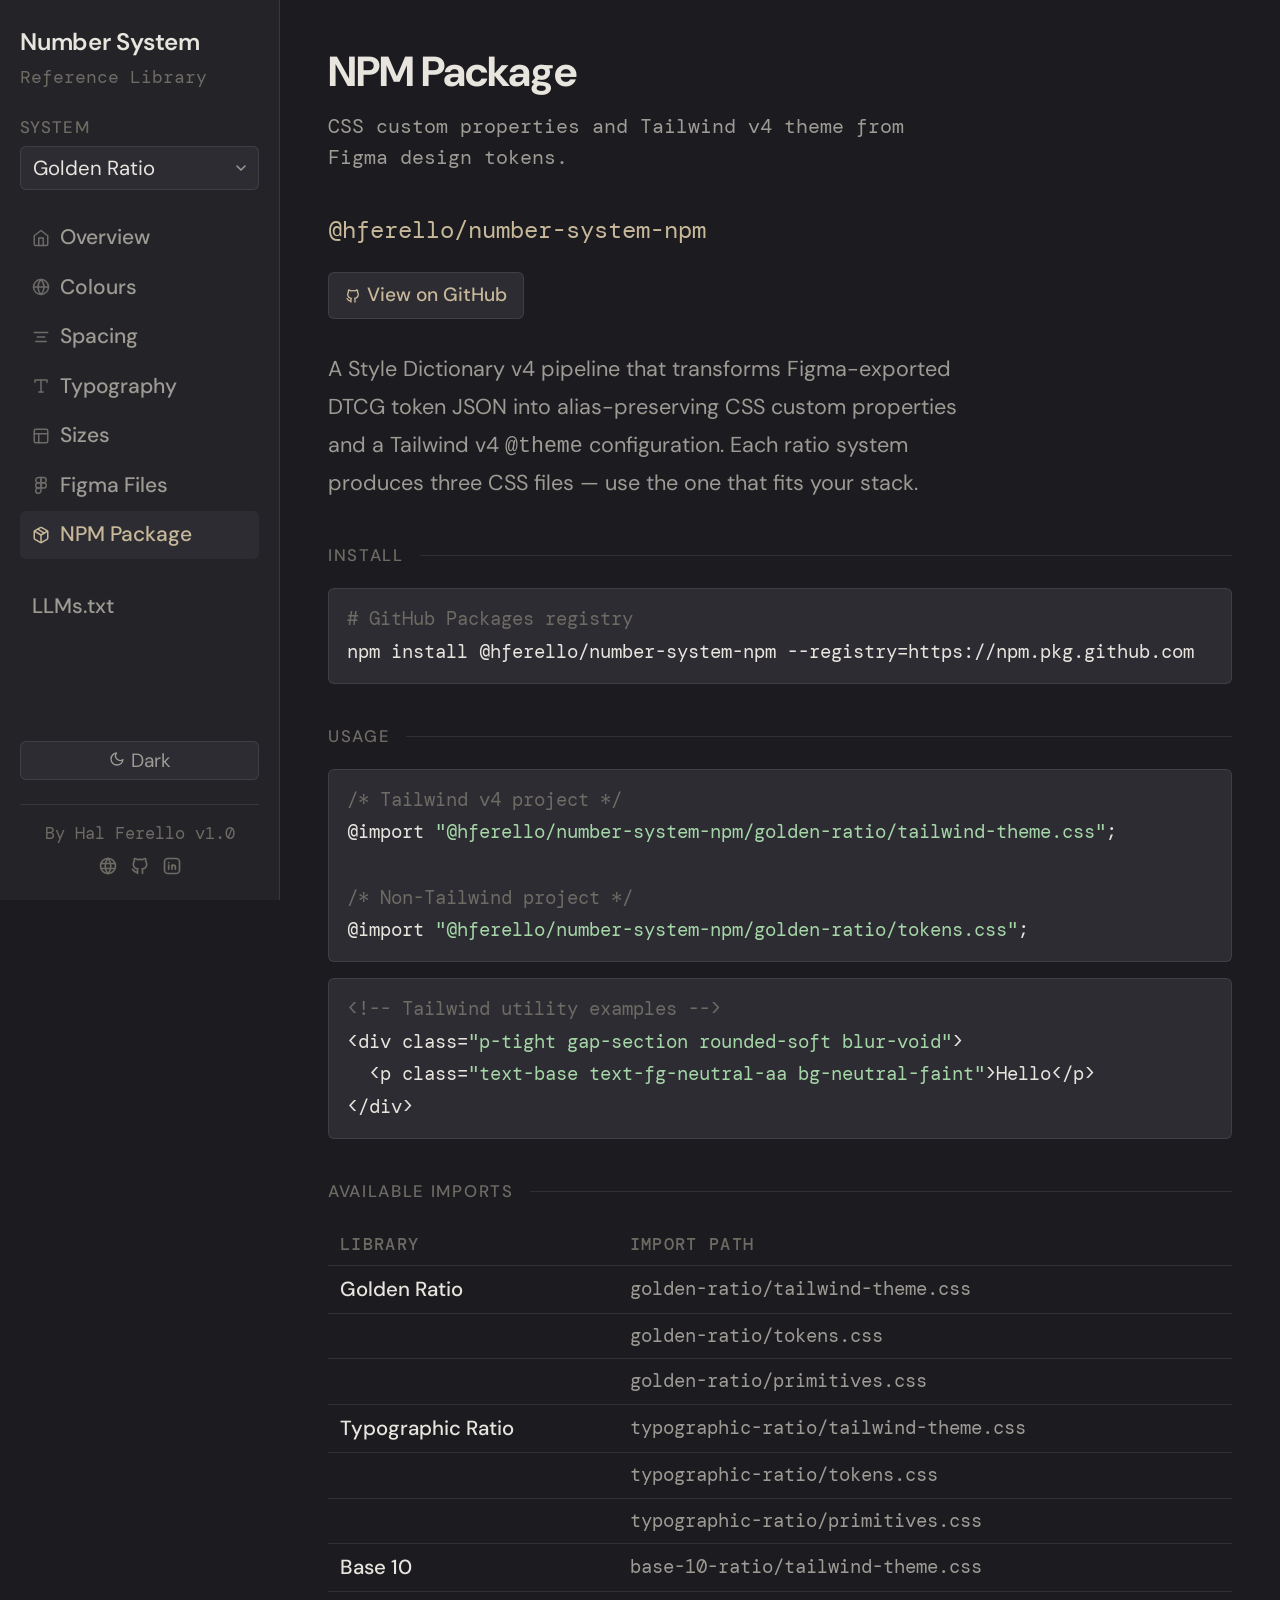
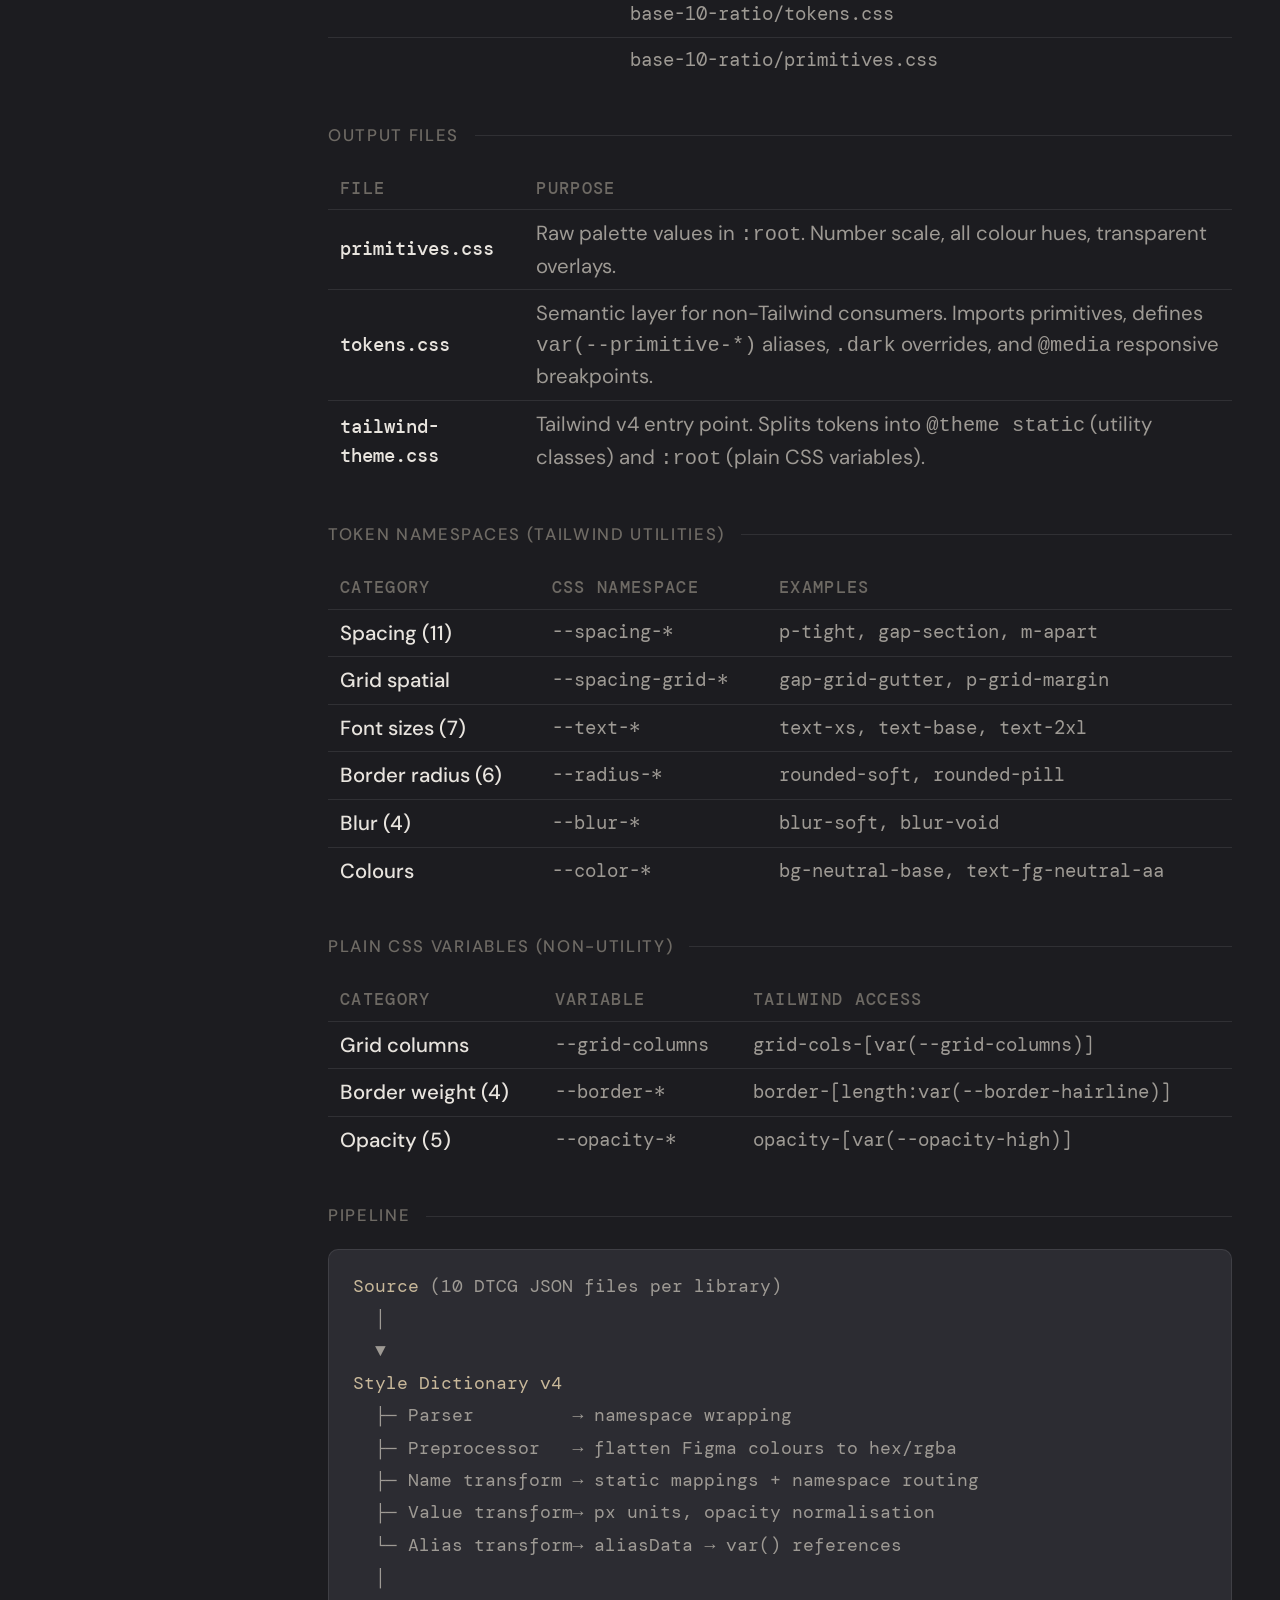
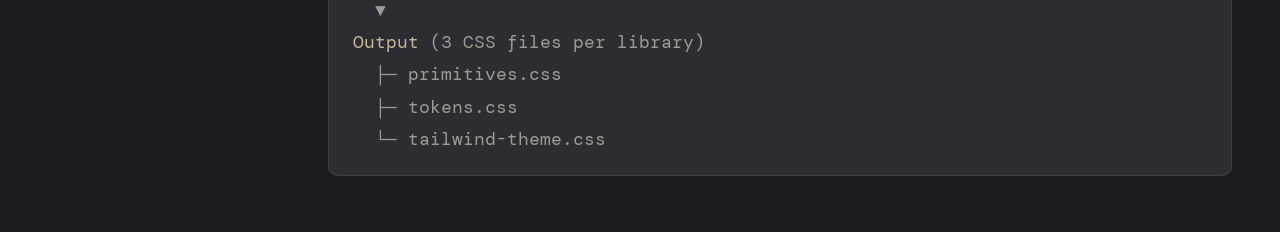
<file: package.html>
<!DOCTYPE html>
<html lang="en">
<head>
  <meta charset="UTF-8">
  <meta name="viewport" content="width=device-width, initial-scale=1.0">
  <title>NPM Package — Number System by Hal</title>
  <link rel="stylesheet" href="css/styles.css">
  <style>
    .pkg-intro {
      max-width: 640px;
      margin-bottom: 40px;
    }

    .pkg-intro p {
      font-size: 0.9rem;
      color: var(--text-secondary);
      line-height: 1.75;
      margin-bottom: 16px;
    }

    .pkg-name {
      font-family: var(--font-mono);
      font-size: 1rem;
      color: var(--accent);
      margin-bottom: 24px;
      display: block;
    }

    .code-block {
      background: var(--bg-input);
      border: 1px solid var(--border);
      border-radius: var(--radius);
      padding: 14px 18px;
      font-family: var(--font-mono);
      font-size: 0.8rem;
      color: var(--text);
      line-height: 1.7;
      overflow-x: auto;
      margin-bottom: 16px;
      white-space: pre;
    }

    .code-block .comment {
      color: var(--text-faint);
    }

    .code-block .string {
      color: #a5d6a7;
    }

    [data-theme="light"] .code-block .string {
      color: #2e7d32;
    }

    .output-table {
      width: 100%;
      border-collapse: collapse;
      margin-bottom: 24px;
    }

    .output-table th {
      text-align: left;
      font-family: var(--font-mono);
      font-size: 0.7rem;
      font-weight: 500;
      text-transform: uppercase;
      letter-spacing: 0.08em;
      color: var(--text-faint);
      padding: 8px 12px;
      border-bottom: 1px solid var(--border);
    }

    .output-table td {
      padding: 8px 12px;
      border-bottom: 1px solid var(--border);
      font-size: 0.85rem;
      color: var(--text-secondary);
    }

    .output-table tr:last-child td {
      border-bottom: none;
    }

    .output-table .mono {
      font-family: var(--font-mono);
      font-size: 0.8rem;
    }

    .output-table .label {
      color: var(--text);
      font-weight: 500;
    }

    .pkg-links {
      display: flex;
      gap: 12px;
      margin-bottom: 32px;
      flex-wrap: wrap;
    }

    .pkg-link {
      display: inline-flex;
      align-items: center;
      gap: 6px;
      padding: 8px 16px;
      background: var(--bg-input);
      border: 1px solid var(--border);
      border-radius: var(--radius);
      font-family: var(--font-sans);
      font-size: 0.8rem;
      font-weight: 500;
      color: var(--accent);
      transition: all var(--transition);
    }

    .pkg-link:hover {
      border-color: var(--accent);
      color: var(--accent-hover);
    }

    .pkg-link svg {
      width: 16px;
      height: 16px;
    }

    .pipeline-diagram {
      background: var(--bg-input);
      border: 1px solid var(--border);
      border-radius: var(--radius-lg);
      padding: 20px 24px;
      font-family: var(--font-mono);
      font-size: 0.75rem;
      line-height: 1.8;
      color: var(--text-secondary);
      overflow-x: auto;
      white-space: pre;
      margin-bottom: 24px;
    }

    .pipeline-diagram .hl {
      color: var(--accent);
    }
  </style>
</head>
<body>
  <div class="layout">
    <aside class="sidebar" aria-label="Sidebar"></aside>
    <main class="main" id="content">
      <header class="page-header">
        <h2>NPM Package</h2>
        <p>CSS custom properties and Tailwind v4 theme from Figma design tokens.</p>
      </header>

      <span class="pkg-name">@hferello/number-system-npm</span>

      <div class="pkg-links">
        <a href="https://github.com/hferello/number-system-npm" target="_blank" rel="noopener" class="pkg-link">
          <svg viewBox="0 0 24 24" fill="none" stroke="currentColor" stroke-width="2" stroke-linecap="round" stroke-linejoin="round"><path d="M9 19c-4.3 1.4 -4.3 -2.5 -6 -3m12 5v-3.5c0 -1 .1 -1.4 -.5 -2c2.8 -.3 5.5 -1.4 5.5 -6a4.6 4.6 0 0 0 -1.3 -3.2a4.2 4.2 0 0 0 -.1 -3.2s-1.1 -.3 -3.5 1.3a12.3 12.3 0 0 0 -6.2 0c-2.4 -1.6 -3.5 -1.3 -3.5 -1.3a4.2 4.2 0 0 0 -.1 3.2a4.6 4.6 0 0 0 -1.3 3.2c0 4.6 2.7 5.7 5.5 6c-.6 .6 -.6 1.2 -.5 2v3.5"></path></svg>
          View on GitHub
        </a>
      </div>

      <div class="pkg-intro">
        <p>A Style Dictionary v4 pipeline that transforms Figma-exported DTCG token JSON into alias-preserving CSS custom properties and a Tailwind v4 <code>@theme</code> configuration. Each ratio system produces three CSS files — use the one that fits your stack.</p>
      </div>

      <div class="section-label">Install</div>

      <div class="code-block"><span class="comment"># GitHub Packages registry</span>
npm install @hferello/number-system-npm --registry=https://npm.pkg.github.com</div>

      <div class="section-label">Usage</div>

      <div class="code-block"><span class="comment">/* Tailwind v4 project */</span>
@import <span class="string">"@hferello/number-system-npm/golden-ratio/tailwind-theme.css"</span>;

<span class="comment">/* Non-Tailwind project */</span>
@import <span class="string">"@hferello/number-system-npm/golden-ratio/tokens.css"</span>;</div>

      <div class="code-block"><span class="comment">&lt;!-- Tailwind utility examples --&gt;</span>
&lt;div class=<span class="string">"p-tight gap-section rounded-soft blur-void"</span>&gt;
  &lt;p class=<span class="string">"text-base text-fg-neutral-aa bg-neutral-faint"</span>&gt;Hello&lt;/p&gt;
&lt;/div&gt;</div>

      <div class="section-label">Available imports</div>

      <table class="output-table">
        <thead>
          <tr>
            <th>Library</th>
            <th>Import path</th>
          </tr>
        </thead>
        <tbody>
          <tr>
            <td class="label">Golden Ratio</td>
            <td class="mono">golden-ratio/tailwind-theme.css</td>
          </tr>
          <tr>
            <td></td>
            <td class="mono">golden-ratio/tokens.css</td>
          </tr>
          <tr>
            <td></td>
            <td class="mono">golden-ratio/primitives.css</td>
          </tr>
          <tr>
            <td class="label">Typographic Ratio</td>
            <td class="mono">typographic-ratio/tailwind-theme.css</td>
          </tr>
          <tr>
            <td></td>
            <td class="mono">typographic-ratio/tokens.css</td>
          </tr>
          <tr>
            <td></td>
            <td class="mono">typographic-ratio/primitives.css</td>
          </tr>
          <tr>
            <td class="label">Base 10</td>
            <td class="mono">base-10-ratio/tailwind-theme.css</td>
          </tr>
          <tr>
            <td></td>
            <td class="mono">base-10-ratio/tokens.css</td>
          </tr>
          <tr>
            <td></td>
            <td class="mono">base-10-ratio/primitives.css</td>
          </tr>
        </tbody>
      </table>

      <div class="section-label">Output files</div>

      <table class="output-table">
        <thead>
          <tr>
            <th>File</th>
            <th>Purpose</th>
          </tr>
        </thead>
        <tbody>
          <tr>
            <td class="label mono">primitives.css</td>
            <td>Raw palette values in <code>:root</code>. Number scale, all colour hues, transparent overlays.</td>
          </tr>
          <tr>
            <td class="label mono">tokens.css</td>
            <td>Semantic layer for non-Tailwind consumers. Imports primitives, defines <code>var(--primitive-*)</code> aliases, <code>.dark</code> overrides, and <code>@media</code> responsive breakpoints.</td>
          </tr>
          <tr>
            <td class="label mono">tailwind-theme.css</td>
            <td>Tailwind v4 entry point. Splits tokens into <code>@theme static</code> (utility classes) and <code>:root</code> (plain CSS variables).</td>
          </tr>
        </tbody>
      </table>

      <div class="section-label">Token namespaces (Tailwind utilities)</div>

      <table class="output-table">
        <thead>
          <tr>
            <th>Category</th>
            <th>CSS namespace</th>
            <th>Examples</th>
          </tr>
        </thead>
        <tbody>
          <tr>
            <td class="label">Spacing (11)</td>
            <td class="mono">--spacing-*</td>
            <td class="mono">p-tight, gap-section, m-apart</td>
          </tr>
          <tr>
            <td class="label">Grid spatial</td>
            <td class="mono">--spacing-grid-*</td>
            <td class="mono">gap-grid-gutter, p-grid-margin</td>
          </tr>
          <tr>
            <td class="label">Font sizes (7)</td>
            <td class="mono">--text-*</td>
            <td class="mono">text-xs, text-base, text-2xl</td>
          </tr>
          <tr>
            <td class="label">Border radius (6)</td>
            <td class="mono">--radius-*</td>
            <td class="mono">rounded-soft, rounded-pill</td>
          </tr>
          <tr>
            <td class="label">Blur (4)</td>
            <td class="mono">--blur-*</td>
            <td class="mono">blur-soft, blur-void</td>
          </tr>
          <tr>
            <td class="label">Colours</td>
            <td class="mono">--color-*</td>
            <td class="mono">bg-neutral-base, text-fg-neutral-aa</td>
          </tr>
        </tbody>
      </table>

      <div class="section-label">Plain CSS variables (non-utility)</div>

      <table class="output-table">
        <thead>
          <tr>
            <th>Category</th>
            <th>Variable</th>
            <th>Tailwind access</th>
          </tr>
        </thead>
        <tbody>
          <tr>
            <td class="label">Grid columns</td>
            <td class="mono">--grid-columns</td>
            <td class="mono">grid-cols-[var(--grid-columns)]</td>
          </tr>
          <tr>
            <td class="label">Border weight (4)</td>
            <td class="mono">--border-*</td>
            <td class="mono">border-[length:var(--border-hairline)]</td>
          </tr>
          <tr>
            <td class="label">Opacity (5)</td>
            <td class="mono">--opacity-*</td>
            <td class="mono">opacity-[var(--opacity-high)]</td>
          </tr>
        </tbody>
      </table>

      <div class="section-label">Pipeline</div>

      <div class="pipeline-diagram"><span class="hl">Source</span> (10 DTCG JSON files per library)
  │
  ▼
<span class="hl">Style Dictionary v4</span>
  ├─ Parser         → namespace wrapping
  ├─ Preprocessor   → flatten Figma colours to hex/rgba
  ├─ Name transform → static mappings + namespace routing
  ├─ Value transform→ px units, opacity normalisation
  └─ Alias transform→ aliasData → var() references
  │
  ▼
<span class="hl">Output</span> (3 CSS files per library)
  ├─ primitives.css
  ├─ tokens.css
  └─ tailwind-theme.css</div>

    </main>
  </div>

  <script type="module">
    import { initPage } from './js/render.js';
    initPage();
  </script>
</body>
</html>
</file>
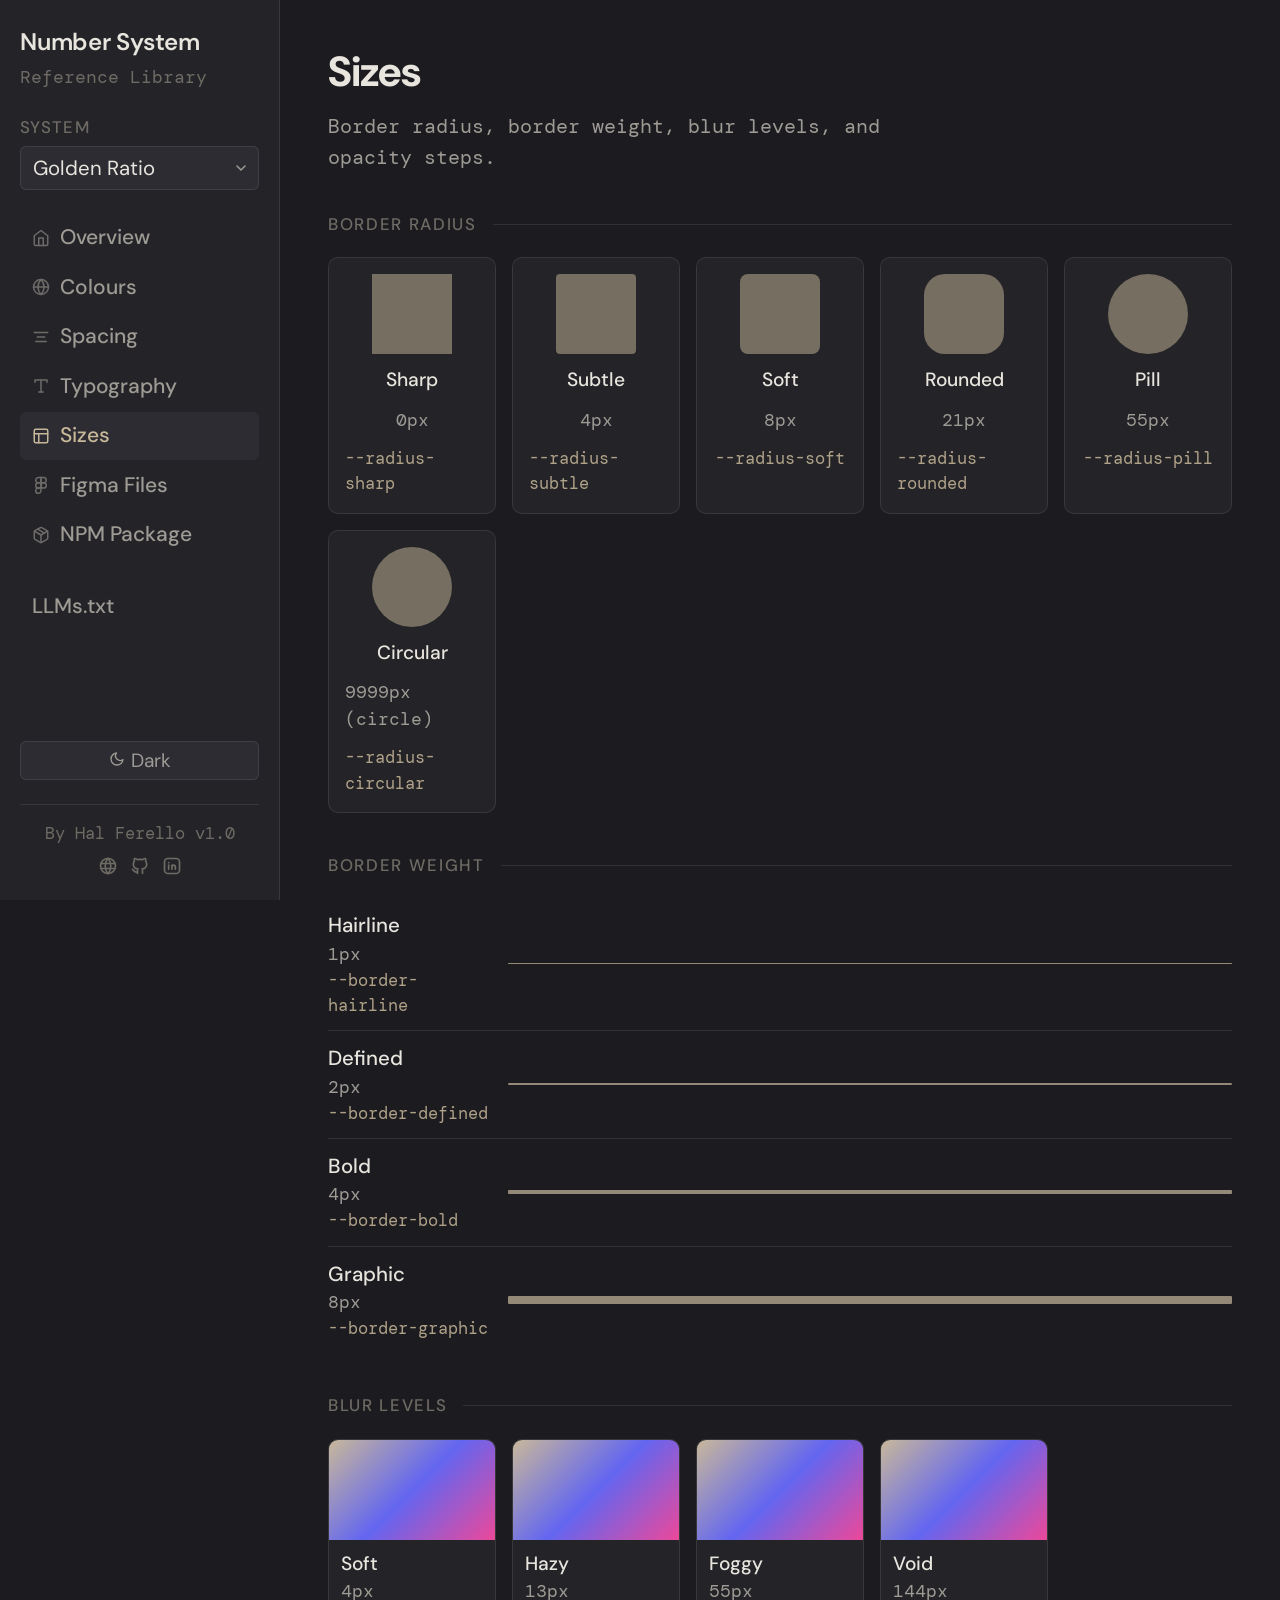
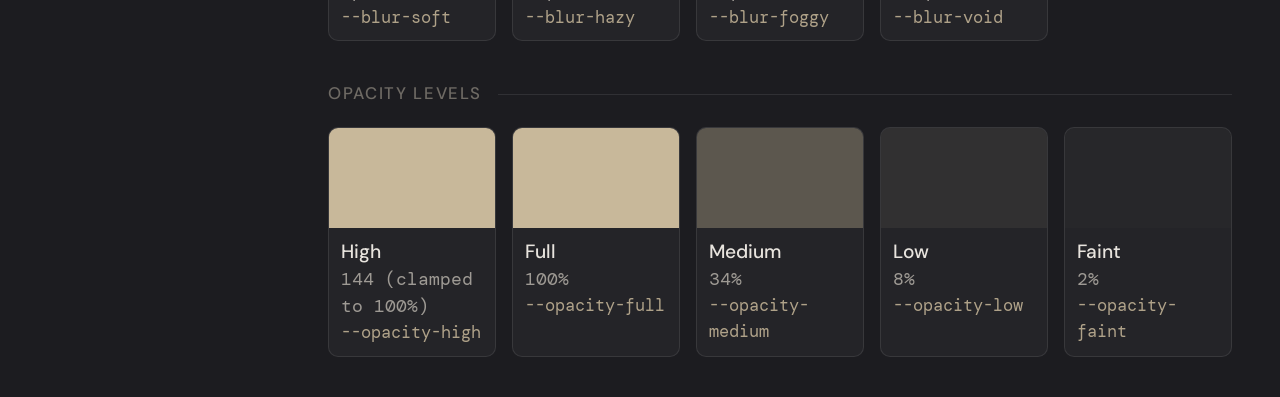
<file: sizes.html>
<!DOCTYPE html>
<html lang="en">
<head>
  <meta charset="UTF-8">
  <meta name="viewport" content="width=device-width, initial-scale=1.0">
  <title>Sizes — Number System by Hal</title>
  <link rel="stylesheet" href="css/styles.css">
</head>
<body>
  <div class="layout">
    <aside class="sidebar" aria-label="Sidebar"></aside>
    <main class="main" id="content">
      <header class="page-header">
        <h2>Sizes</h2>
        <p>Border radius, border weight, blur levels, and opacity steps.</p>
      </header>
      <div id="page-body">
        <div class="loading">Loading tokens…</div>
      </div>
    </main>
  </div>

  <script type="module">
    import { initPage, el, sectionLabel } from './js/render.js';
    import { radiusCssVar, borderWeightCssVar, blurCssVar, opacityCssVar } from './js/css-names.js';

    function extractTokens(obj) {
      const result = [];
      for (const [key, val] of Object.entries(obj)) {
        if (key.startsWith('$')) continue;
        if (val && typeof val === 'object' && '$type' in val) {
          result.push({ name: key, value: val.$value });
        }
      }
      return result;
    }

    initPage((data) => {
      const body = document.getElementById('page-body');
      body.innerHTML = '';

      const sizes = data['Sizes'];
      const effects = data['Effects'];

      /* --- Border Radius --- */
      const radii = sizes?.Border?.Radius;
      if (radii) {
        body.appendChild(sectionLabel('Border radius'));

        const tokens = extractTokens(radii);
        const grid = el('div', { className: 'radius-grid' });

        for (const tok of tokens) {
          const card = el('div', { className: 'radius-card' });

          const radius = tok.value >= 9999 ? '50%' : `${tok.value}px`;
          card.appendChild(el('div', {
            className: 'radius-preview',
            style: { borderRadius: radius },
          }));
          card.appendChild(el('div', { className: 'radius-label', text: tok.name }));
          card.appendChild(el('div', {
            className: 'radius-value',
            text: tok.value >= 9999 ? '9999px (circle)' : `${tok.value}px`,
          }));
          const rVar = radiusCssVar(tok.name);
          if (rVar) card.appendChild(el('div', { className: 'css-var', text: rVar }));

          grid.appendChild(card);
        }
        body.appendChild(grid);
      }

      /* --- Border Weight --- */
      const weights = sizes?.Border?.Weight;
      if (weights) {
        body.appendChild(sectionLabel('Border weight'));

        const tokens = extractTokens(weights);
        const wrap = el('div');

        for (const tok of tokens) {
          const row = el('div', { className: 'weight-row' });

          const info = el('div', { className: 'weight-info' });
          info.appendChild(el('div', { className: 'weight-name', text: tok.name }));
          info.appendChild(el('div', { className: 'weight-val', text: `${tok.value}px` }));
          const wVar = borderWeightCssVar(tok.name);
          if (wVar) info.appendChild(el('div', { className: 'css-var', text: wVar }));
          row.appendChild(info);

          row.appendChild(el('div', {
            className: 'weight-line',
            style: { height: `${tok.value}px` },
          }));

          wrap.appendChild(row);
        }
        body.appendChild(wrap);
      }

      /* --- Blur --- */
      const blur = effects?.Blur;
      if (blur) {
        body.appendChild(sectionLabel('Blur levels'));

        const tokens = extractTokens(blur);
        const grid = el('div', { className: 'effects-grid' });

        for (const tok of tokens) {
          const card = el('div', { className: 'effect-card' });

          const preview = el('div', { className: 'effect-preview' });
          preview.appendChild(el('div', { className: 'blur-bg' }));
          preview.appendChild(el('div', {
            className: 'blur-overlay',
            style: { '--blur-amount': `${tok.value}px` },
          }));
          card.appendChild(preview);

          const bInfo = el('div', { className: 'effect-info' });
          bInfo.appendChild(el('div', { className: 'effect-name', text: tok.name }));
          bInfo.appendChild(el('div', { className: 'effect-value', text: `${tok.value}px` }));
          const bVar = blurCssVar(tok.name);
          if (bVar) bInfo.appendChild(el('div', { className: 'css-var', text: bVar }));
          card.appendChild(bInfo);

          grid.appendChild(card);
        }
        body.appendChild(grid);
      }

      /* --- Opacity --- */
      const opacity = effects?.Opacity;
      if (opacity) {
        body.appendChild(sectionLabel('Opacity levels'));

        const tokens = extractTokens(opacity);
        tokens.sort((a, b) => b.value - a.value);

        const grid = el('div', { className: 'effects-grid' });

        for (const tok of tokens) {
          const card = el('div', { className: 'effect-card' });

          const pct = Math.min(tok.value, 100);
          const preview = el('div', { className: 'effect-preview' });
          preview.appendChild(el('div', {
            className: 'opacity-layer',
            style: { opacity: pct / 100 },
          }));
          card.appendChild(preview);

          const oInfo = el('div', { className: 'effect-info' });
          oInfo.appendChild(el('div', { className: 'effect-name', text: tok.name }));
          oInfo.appendChild(el('div', {
            className: 'effect-value',
            text: tok.value > 100 ? `${tok.value} (clamped to 100%)` : `${tok.value}%`,
          }));
          const oVar = opacityCssVar(tok.name);
          if (oVar) oInfo.appendChild(el('div', { className: 'css-var', text: oVar }));
          card.appendChild(oInfo);

          grid.appendChild(card);
        }
        body.appendChild(grid);
      }
    });
  </script>
</body>
</html>
</file>
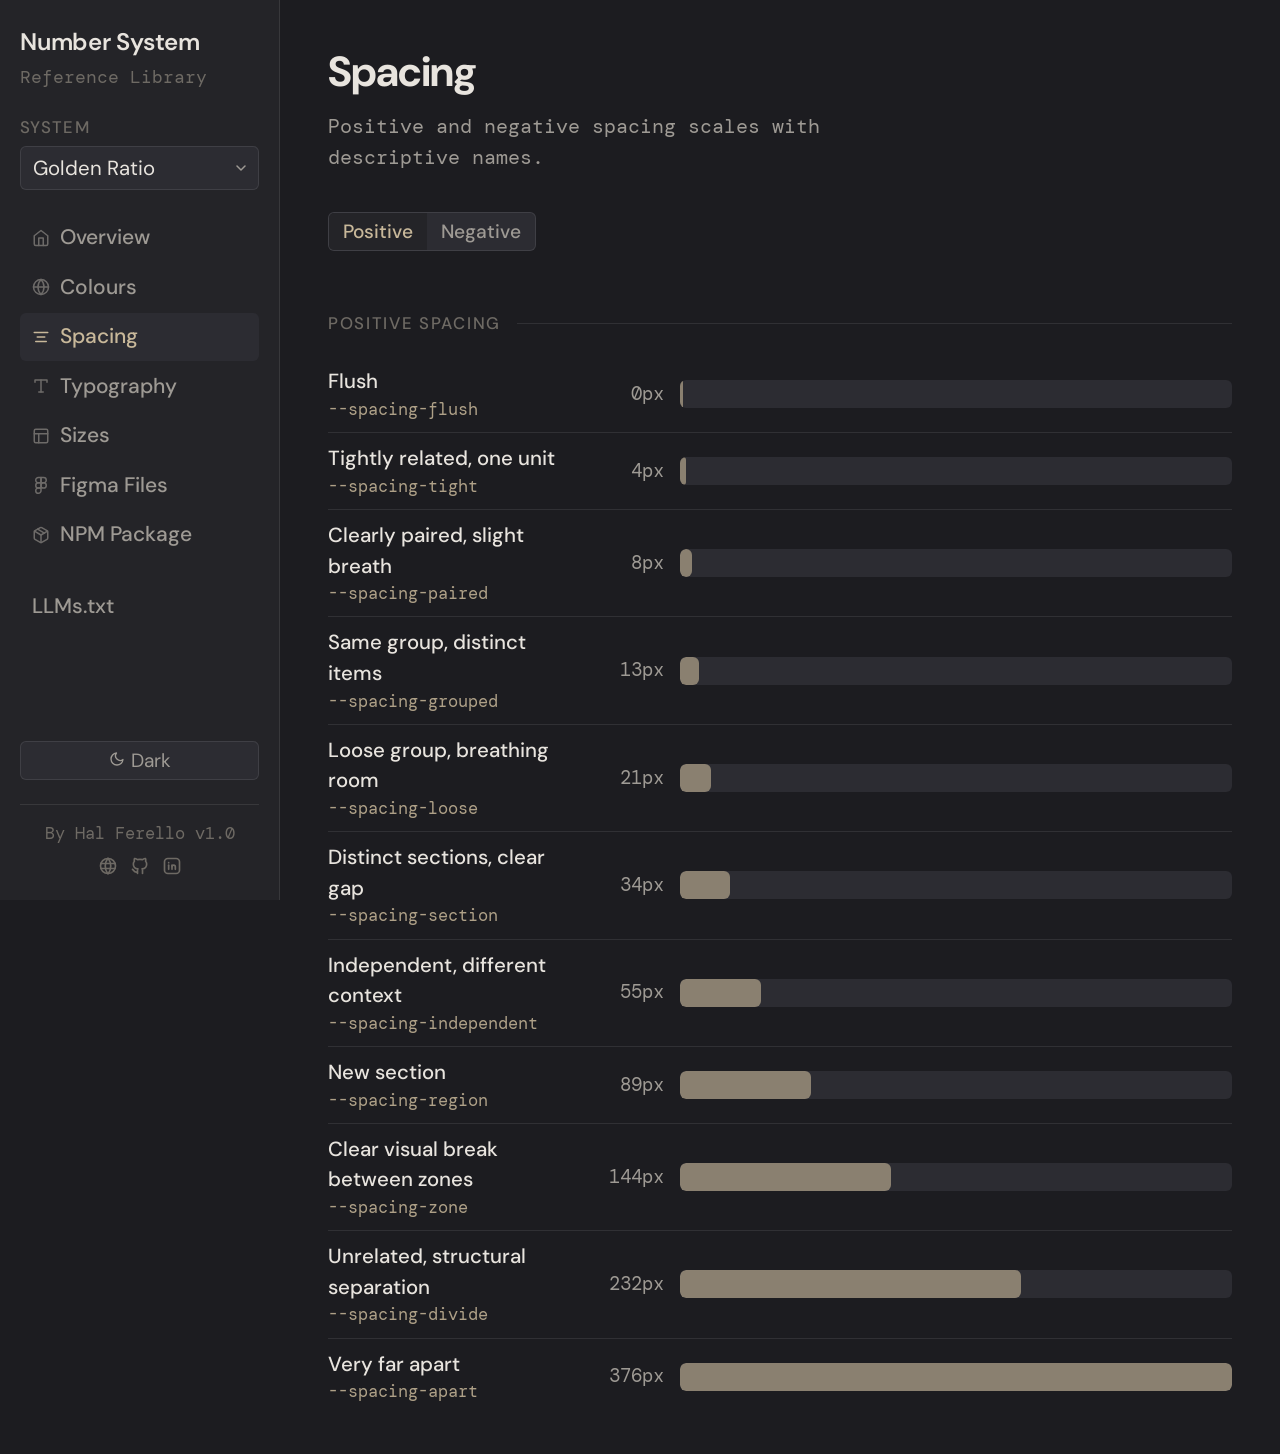
<file: spacing.html>
<!DOCTYPE html>
<html lang="en">
<head>
  <meta charset="UTF-8">
  <meta name="viewport" content="width=device-width, initial-scale=1.0">
  <title>Spacing — Number System by Hal</title>
  <link rel="stylesheet" href="css/styles.css">
</head>
<body>
  <div class="layout">
    <aside class="sidebar" aria-label="Sidebar"></aside>
    <main class="main" id="content">
      <header class="page-header">
        <h2>Spacing</h2>
        <p>Positive and negative spacing scales with descriptive names.</p>
      </header>
      <div id="toolbar" class="toolbar"></div>
      <div id="page-body">
        <div class="loading">Loading tokens…</div>
      </div>
    </main>
  </div>

  <script type="module">
    import { initPage, el, sectionLabel } from './js/render.js';
    import { flattenTokens } from './js/tokens.js';
    import { spacingCssVar } from './js/css-names.js';

    let currentFilter = 'positive';
    let cachedData = null;

    function buildToolbar() {
      const toolbar = document.getElementById('toolbar');
      toolbar.innerHTML = '';

      const toggle = el('div', { className: 'view-toggle' });
      for (const [key, label] of [['positive', 'Positive'], ['negative', 'Negative']]) {
        const btn = el('button', {
          text: label,
          className: key === currentFilter ? 'active' : '',
        });
        btn.addEventListener('click', () => {
          currentFilter = key;
          buildToolbar();
          renderPage();
        });
        toggle.appendChild(btn);
      }
      toolbar.appendChild(toggle);
    }

    function renderSpacingGroup(container, json, label) {
      container.appendChild(sectionLabel(label));

      const tokens = [];
      for (const [key, val] of Object.entries(json)) {
        if (key.startsWith('$')) continue;
        if (val && typeof val === 'object' && '$type' in val) {
          tokens.push({ name: key, value: val.$value, description: val.$description || '' });
        }
      }

      tokens.sort((a, b) => Math.abs(a.value) - Math.abs(b.value));

      const maxVal = Math.max(...tokens.map((t) => Math.abs(t.value)), 1);

      const wrap = el('div');
      for (const token of tokens) {
        const row = el('div', { className: 'spacing-row' });

        const nameCol = el('div');
        const cssVar = spacingCssVar(token.name);
        nameCol.appendChild(el('div', { className: 'spacing-name', text: token.name }));
        // if (token.description) {
        //   nameCol.appendChild(el('div', { className: 'spacing-desc', text: token.description }));
        // }
        if (cssVar) {
          nameCol.appendChild(el('div', { className: 'css-var', text: cssVar }));
        }
        row.appendChild(nameCol);

        row.appendChild(el('div', {
          className: 'spacing-value',
          text: `${token.value}px`,
        }));

        const barWrap = el('div', { className: 'spacing-bar-wrap' });
        const pct = (Math.abs(token.value) / maxVal) * 100;
        barWrap.appendChild(el('div', {
          className: 'spacing-bar',
          style: { width: `${Math.max(pct, 0.5)}%` },
        }));
        row.appendChild(barWrap);

        wrap.appendChild(row);
      }
      container.appendChild(wrap);
    }

    function renderPage() {
      if (!cachedData) return;
      const body = document.getElementById('page-body');
      body.innerHTML = '';

      if (currentFilter === 'positive') {
        renderSpacingGroup(body, cachedData['Spacing.Positive'], 'Positive spacing');
      } else {
        renderSpacingGroup(body, cachedData['Spacing.Negative'], 'Negative spacing');
      }
    }

    buildToolbar();
    initPage((data) => {
      cachedData = data;
      buildToolbar();
      renderPage();
    });
  </script>
</body>
</html>
</file>
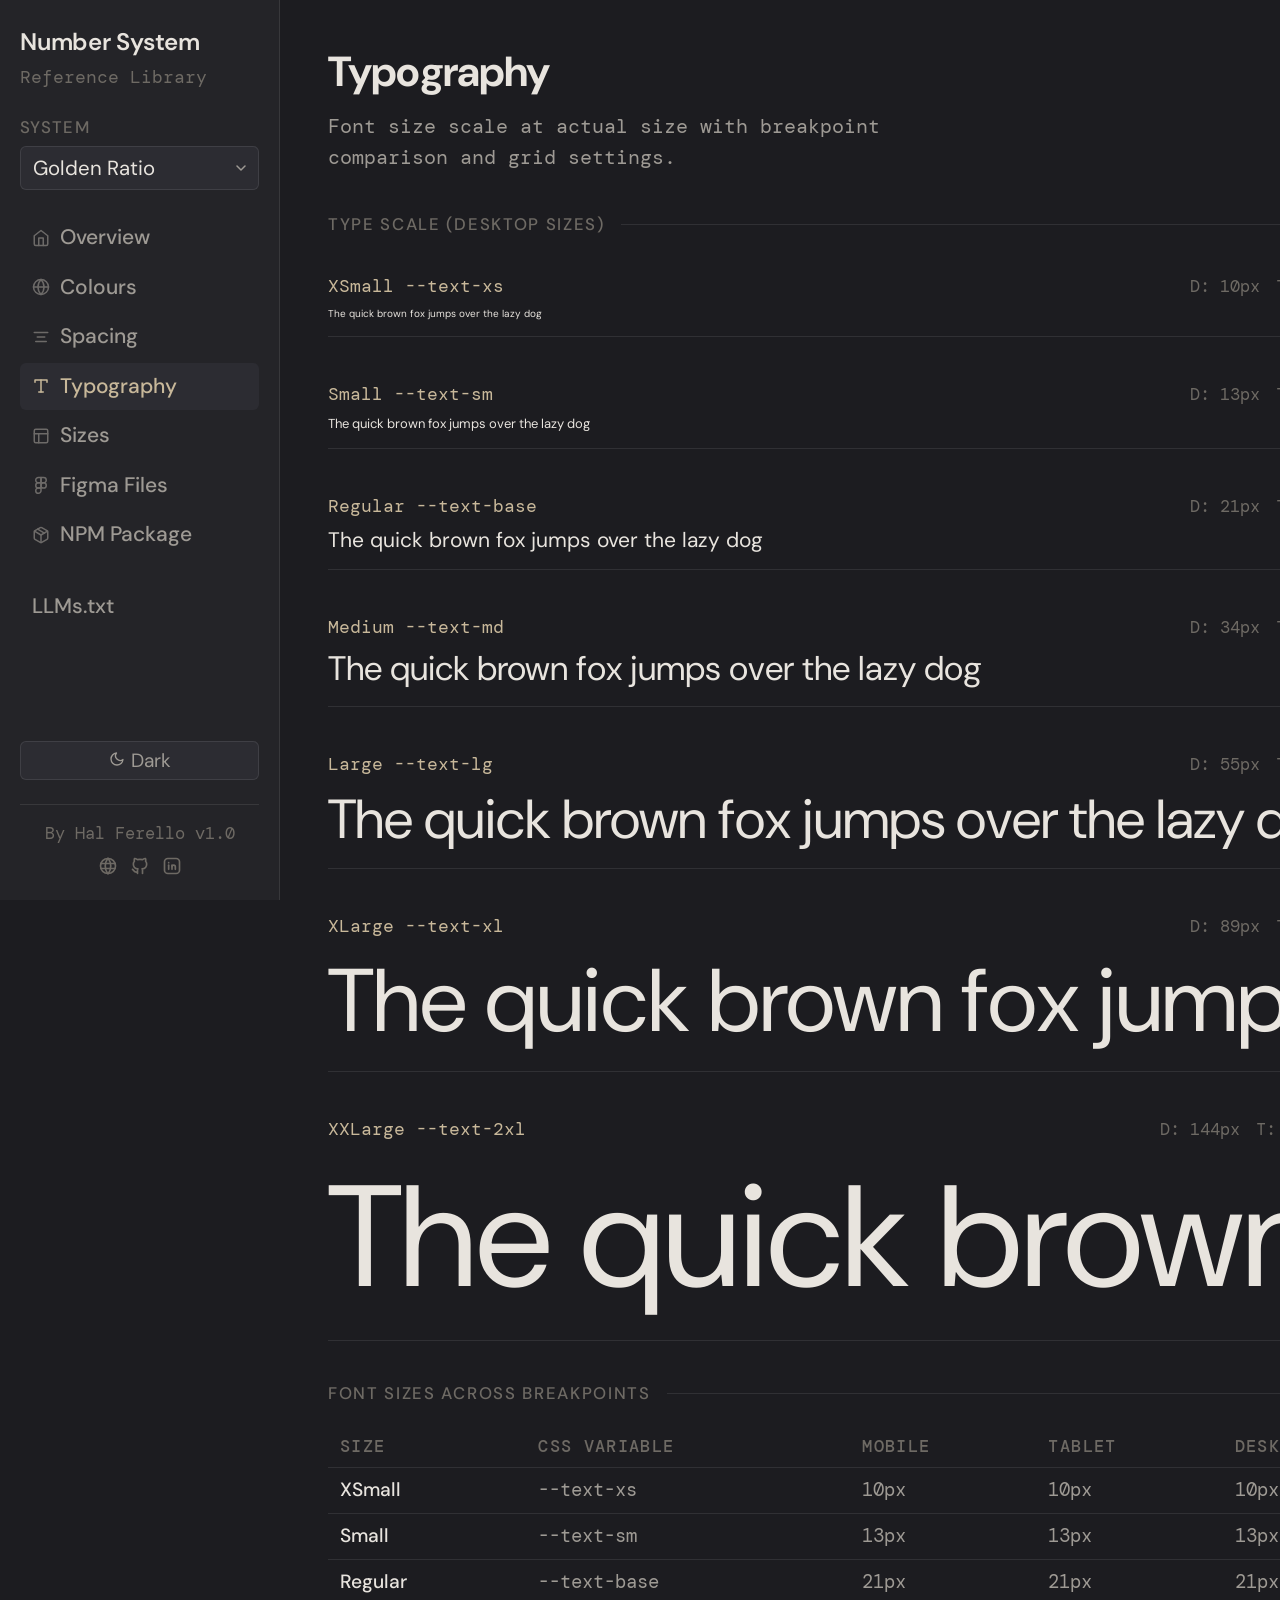
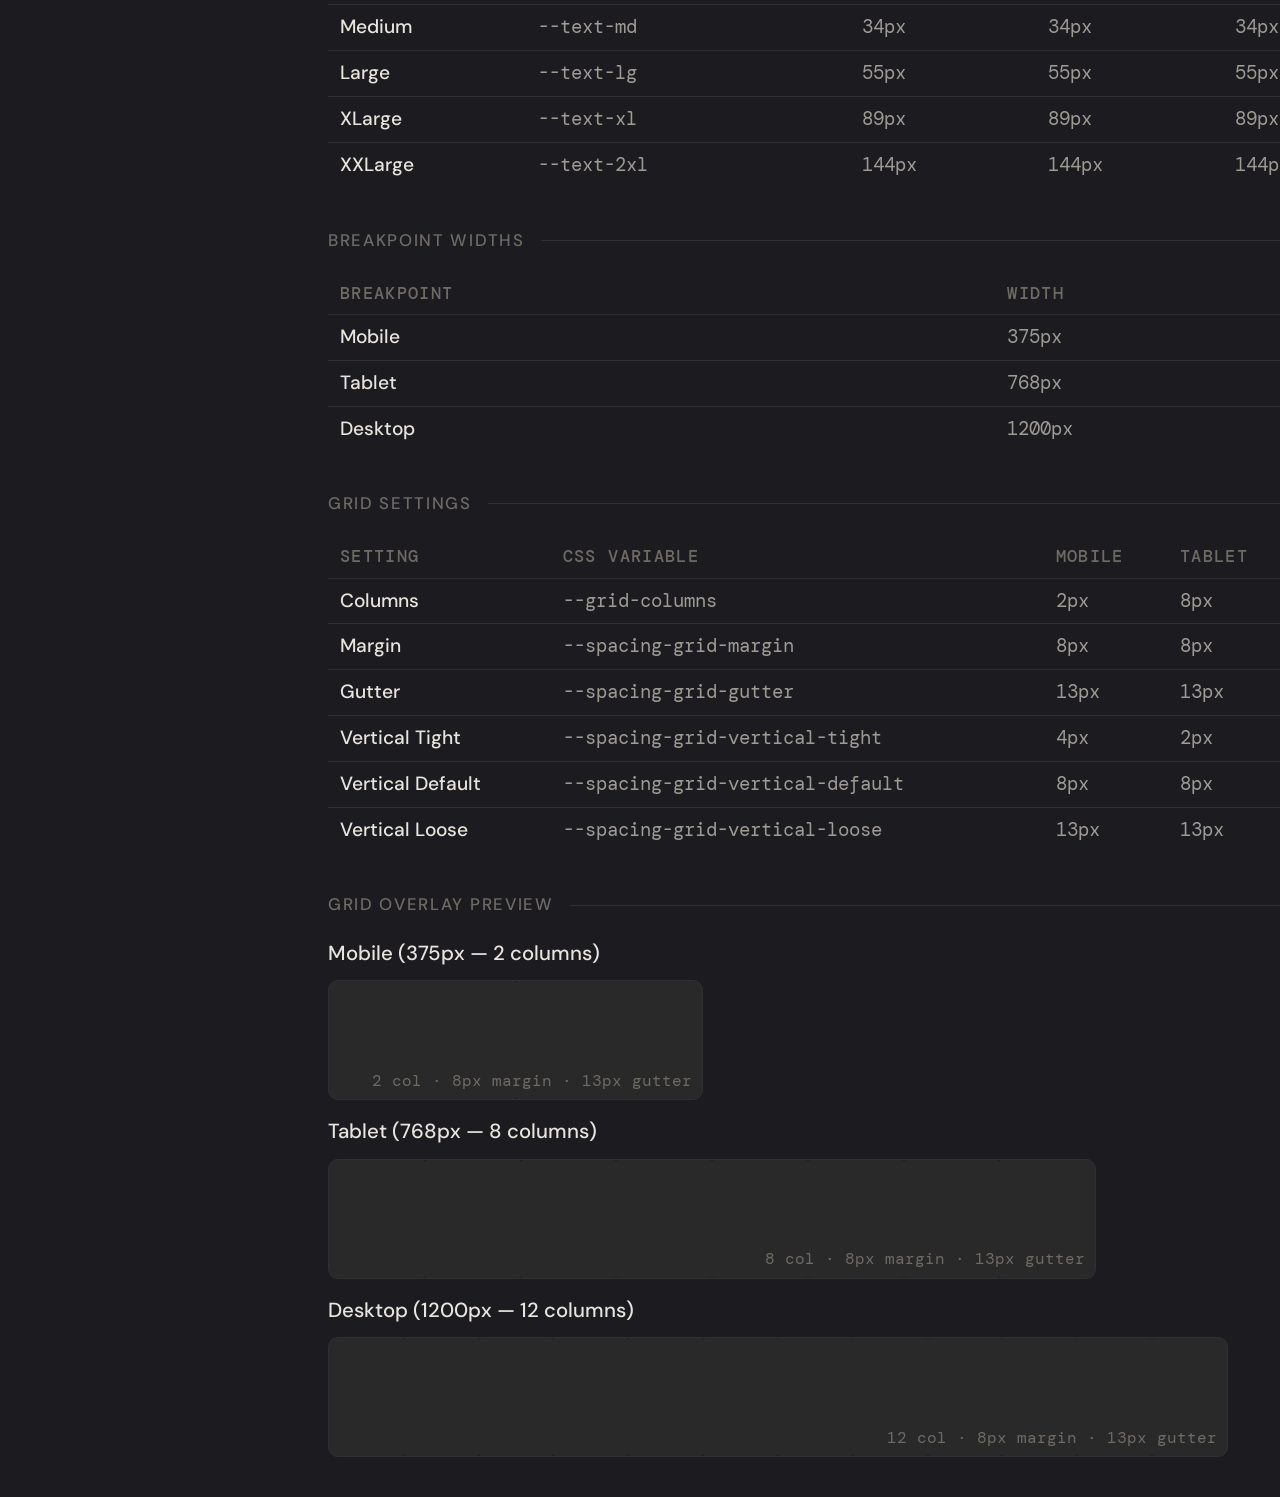
<file: typography.html>
<!DOCTYPE html>
<html lang="en">
<head>
  <meta charset="UTF-8">
  <meta name="viewport" content="width=device-width, initial-scale=1.0">
  <title>Typography — Number System by Hal</title>
  <link rel="stylesheet" href="css/styles.css">
</head>
<body>
  <div class="layout">
    <aside class="sidebar" aria-label="Sidebar"></aside>
    <main class="main" id="content">
      <header class="page-header">
        <h2>Typography</h2>
        <p>Font size scale at actual size with breakpoint comparison and grid settings.</p>
      </header>
      <div id="page-body">
        <div class="loading">Loading tokens…</div>
      </div>
    </main>
  </div>

  <script type="module">
    import { initPage, el, sectionLabel } from './js/render.js';
    import { fontSizeCssVar, gridCssVar, gridVerticalCssVar } from './js/css-names.js';

    const SIZE_ORDER = ['XSmall', 'Small', 'Regular', 'Medium', 'Large', 'XLarge', 'XXLarge'];

    function getFontSizes(responsiveJson) {
      const sizes = responsiveJson?.Font?.Sizes;
      if (!sizes) return {};
      const result = {};
      for (const [name, tok] of Object.entries(sizes)) {
        if (name.startsWith('$')) continue;
        result[name] = tok.$value;
      }
      return result;
    }

    function getGridSettings(responsiveJson) {
      const grid = responsiveJson?.Grid;
      if (!grid) return {};
      const result = {
        columns: grid.Horizontal?.$value,
        margin: grid.Margin?.$value,
        gutter: grid.Gutter?.$value,
      };
      if (grid.Vertical) {
        result.verticalTight = grid.Vertical.Tight?.$value;
        result.verticalDefault = grid.Vertical.Default?.$value;
        result.verticalLoose = grid.Vertical.Loose?.$value;
      }
      return result;
    }

    initPage((data) => {
      const body = document.getElementById('page-body');
      body.innerHTML = '';

      const desktop = data['Responsive.Desktop'];
      const tablet  = data['Responsive.Tablet'];
      const mobile  = data['Responsive.Mobile'];

      const dSizes = getFontSizes(desktop);
      const tSizes = getFontSizes(tablet);
      const mSizes = getFontSizes(mobile);

      /* --- Live type samples --- */
      body.appendChild(sectionLabel('Type scale (desktop sizes)'));

      for (const name of SIZE_ORDER) {
        const px = dSizes[name];
        if (px === undefined) continue;

        const sample = el('div', { className: 'type-sample' });

        const header = el('div', { className: 'type-sample-header' });
        const cssVar = fontSizeCssVar(name);
        header.appendChild(el('span', { className: 'type-sample-label', text: cssVar ? `${name}  ${cssVar}` : name }));
        header.appendChild(el('span', {
          className: 'type-sample-values',
          html: `<span>D: ${dSizes[name] ?? '—'}px</span><span>T: ${tSizes[name] ?? '—'}px</span><span>M: ${mSizes[name] ?? '—'}px</span>`,
        }));
        sample.appendChild(header);

        sample.appendChild(el('div', {
          className: 'type-sample-text',
          text: 'The quick brown fox jumps over the lazy dog',
          style: { fontSize: `${px}px` },
        }));

        body.appendChild(sample);
      }

      /* --- Breakpoint comparison table --- */
      body.appendChild(sectionLabel('Font sizes across breakpoints'));

      const table = el('table', { className: 'breakpoint-table' });
      const thead = el('thead');
      const hRow = el('tr');
      for (const h of ['Size', 'CSS Variable', 'Mobile', 'Tablet', 'Desktop']) {
        hRow.appendChild(el('th', { text: h }));
      }
      thead.appendChild(hRow);
      table.appendChild(thead);

      const tbody = el('tbody');
      for (const name of SIZE_ORDER) {
        const row = el('tr');
        row.appendChild(el('td', { className: 'row-label', text: name }));
        row.appendChild(el('td', { className: 'mono', text: fontSizeCssVar(name) || '—' }));
        row.appendChild(el('td', { text: mSizes[name] !== undefined ? `${mSizes[name]}px` : '—' }));
        row.appendChild(el('td', { text: tSizes[name] !== undefined ? `${tSizes[name]}px` : '—' }));
        row.appendChild(el('td', { text: dSizes[name] !== undefined ? `${dSizes[name]}px` : '—' }));
        tbody.appendChild(row);
      }
      table.appendChild(tbody);
      body.appendChild(table);

      /* --- Breakpoint widths --- */
      body.appendChild(sectionLabel('Breakpoint widths'));

      const widthTable = el('table', { className: 'breakpoint-table' });
      const wHead = el('thead');
      const whRow = el('tr');
      for (const h of ['Breakpoint', 'Width']) {
        whRow.appendChild(el('th', { text: h }));
      }
      wHead.appendChild(whRow);
      widthTable.appendChild(wHead);

      const wBody = el('tbody');
      for (const [label, json] of [['Mobile', mobile], ['Tablet', tablet], ['Desktop', desktop]]) {
        const row = el('tr');
        row.appendChild(el('td', { className: 'row-label', text: label }));
        row.appendChild(el('td', { text: `${json.Width?.$value ?? '—'}px` }));
        wBody.appendChild(row);
      }
      widthTable.appendChild(wBody);
      body.appendChild(widthTable);

      /* --- Grid settings --- */
      body.appendChild(sectionLabel('Grid settings'));

      const dGrid = getGridSettings(desktop);
      const tGrid = getGridSettings(tablet);
      const mGrid = getGridSettings(mobile);

      const gTable = el('table', { className: 'breakpoint-table' });
      const gHead = el('thead');
      const ghRow = el('tr');
      for (const h of ['Setting', 'CSS Variable', 'Mobile', 'Tablet', 'Desktop']) {
        ghRow.appendChild(el('th', { text: h }));
      }
      gHead.appendChild(ghRow);
      gTable.appendChild(gHead);

      const GRID_CSS_MAP = {
        'columns': '--grid-columns',
        'margin': '--spacing-grid-margin',
        'gutter': '--spacing-grid-gutter',
        'verticalTight': '--spacing-grid-vertical-tight',
        'verticalDefault': '--spacing-grid-vertical-default',
        'verticalLoose': '--spacing-grid-vertical-loose',
      };

      const gBody = el('tbody');
      const gridRows = [
        ['Columns', 'columns'],
        ['Margin', 'margin'],
        ['Gutter', 'gutter'],
        ['Vertical Tight', 'verticalTight'],
        ['Vertical Default', 'verticalDefault'],
        ['Vertical Loose', 'verticalLoose'],
      ];

      for (const [label, key] of gridRows) {
        const row = el('tr');
        row.appendChild(el('td', { className: 'row-label', text: label }));
        row.appendChild(el('td', { className: 'mono', text: GRID_CSS_MAP[key] || '—' }));
        row.appendChild(el('td', { text: mGrid[key] !== undefined ? `${mGrid[key]}px` : '—' }));
        row.appendChild(el('td', { text: tGrid[key] !== undefined ? `${tGrid[key]}px` : '—' }));
        row.appendChild(el('td', { text: dGrid[key] !== undefined ? `${dGrid[key]}px` : '—' }));
        gBody.appendChild(row);
      }
      gTable.appendChild(gBody);
      body.appendChild(gTable);

      /* --- Grid overlay preview --- */
      body.appendChild(sectionLabel('Grid overlay preview'));

      for (const [label, grid, widthVal] of [
        ['Mobile', mGrid, mobile.Width?.$value],
        ['Tablet', tGrid, tablet.Width?.$value],
        ['Desktop', dGrid, desktop.Width?.$value],
      ]) {
        const cols = grid.columns || 2;
        const gutter = grid.gutter || 8;
        const margin = grid.margin || 8;

        body.appendChild(el('h4', {
          text: `${label} (${widthVal}px — ${cols} columns)`,
          style: { margin: '16px 0 8px', fontSize: '0.85rem', fontWeight: '500' },
        }));

        const preview = el('div', {
          className: 'grid-preview',
          style: {
            maxWidth: `${Math.min(widthVal, 900)}px`,
            '--grid-gutter': `${gutter}px`,
            '--grid-margin': `${margin}px`,
          },
        });

        const colsWrap = el('div', { className: 'grid-columns' });
        for (let i = 0; i < cols; i++) {
          colsWrap.appendChild(el('div', { className: 'grid-col' }));
        }
        preview.appendChild(colsWrap);
        preview.appendChild(el('div', {
          className: 'grid-label',
          text: `${cols} col · ${margin}px margin · ${gutter}px gutter`,
        }));

        body.appendChild(preview);
      }
    });
  </script>
</body>
</html>
</file>
<file: css/styles.css>
/* =========================================================
   Design Token Reference — Shared Styles
   Visual language from hferello.github.io/colour-scale
   ========================================================= */

@import url('https://fonts.googleapis.com/css2?family=DM+Mono:wght@300;400;500&family=DM+Sans:wght@400;500;600;700&display=swap');

/* ----- CSS Custom Properties (Dark-first) ----- */

:root {
  --bg: #1c1c20;
  --bg-panel: #242428;
  --bg-input: #2c2c32;
  --bg-hover: #34343a;
  --text: #e8e4de;
  --text-secondary: #9e9a94;
  --text-faint: #6e6a64;
  --accent: #c8b89a;
  --accent-hover: #d8c8aa;
  --border: rgba(255, 255, 255, 0.09);
  --border-hover: rgba(255, 255, 255, 0.18);
  --radius: 6px;
  --radius-lg: 10px;
  --font-sans: 'DM Sans', system-ui, -apple-system, sans-serif;
  --font-mono: 'DM Mono', 'SF Mono', 'Fira Code', monospace;
  --sidebar-w: 280px;
  --transition: 0.2s ease;
}

[data-theme="light"] {
  --bg: #f5f3ef;
  --bg-panel: #ffffff;
  --bg-input: #ede9e3;
  --bg-hover: #e5e1db;
  --text: #2c2a26;
  --text-secondary: #6e6a64;
  --text-faint: #9e9a94;
  --accent: #9e7e52;
  --accent-hover: #8e6e42;
  --border: rgba(0, 0, 0, 0.09);
  --border-hover: rgba(0, 0, 0, 0.18);
}

/* ----- Reset & Base ----- */

*,
*::before,
*::after {
  box-sizing: border-box;
  margin: 0;
  padding: 0;
}

html {
  font-size: 24px;
  -webkit-font-smoothing: antialiased;
  -moz-osx-font-smoothing: grayscale;
}

body {
  font-family: var(--font-sans);
  background: var(--bg);
  color: var(--text);
  line-height: 1.5;
  min-height: 100vh;
  display: flex;
}

a {
  color: var(--accent);
  text-decoration: none;
  transition: color var(--transition);
}

a:hover {
  color: var(--accent-hover);
}

/* ----- Layout ----- */

.layout {
  display: flex;
  width: 100%;
  min-height: 100vh;
}

.sidebar {
  width: var(--sidebar-w);
  flex-shrink: 0;
  background: var(--bg-panel);
  border-right: 1px solid var(--border);
  display: flex;
  flex-direction: column;
  padding: 24px 20px;
  gap: 24px;
  position: fixed;
  top: 0;
  left: 0;
  bottom: 0;
  overflow-y: auto;
  z-index: 100;
}

.main {
  flex: 1;
  margin-left: var(--sidebar-w);
  padding: 40px 48px;
  max-width: 1200px;
}

/* ----- Sidebar Brand ----- */

.sidebar-brand {
  display: flex;
  flex-direction: column;
  gap: 4px;
}

.sidebar-brand h1 {
  font-size: 1rem;
  font-weight: 600;
  letter-spacing: -0.01em;
  color: var(--text);
}

.sidebar-brand span {
  font-family: var(--font-mono);
  font-size: 0.75rem;
  color: var(--text-faint);
}

/* ----- Library Switcher ----- */

.library-switcher {
  display: flex;
  flex-direction: column;
  gap: 6px;
}

.library-switcher label {
  font-size: 0.7rem;
  font-weight: 500;
  text-transform: uppercase;
  letter-spacing: 0.08em;
  color: var(--text-faint);
}

.library-switcher select {
  appearance: none;
  background: var(--bg-input);
  color: var(--text);
  border: 1px solid var(--border);
  border-radius: var(--radius);
  padding: 8px 32px 8px 12px;
  font-family: var(--font-sans);
  font-size: 0.85rem;
  cursor: pointer;
  transition: border-color var(--transition);
  background-image: url("data:image/svg+xml,%3Csvg width='10' height='6' viewBox='0 0 10 6' fill='none' xmlns='http://www.w3.org/2000/svg'%3E%3Cpath d='M1 1L5 5L9 1' stroke='%239e9a94' stroke-width='1.5' stroke-linecap='round' stroke-linejoin='round'/%3E%3C/svg%3E");
  background-repeat: no-repeat;
  background-position: right 12px center;
}

.library-switcher select:hover {
  border-color: var(--border-hover);
}

.library-switcher select:focus {
  outline: none;
  border-color: var(--accent);
}

/* ----- Sidebar Nav ----- */

.sidebar-nav {
  display: flex;
  flex-direction: column;
  gap: 2px;
}

.sidebar-nav a {
  display: flex;
  align-items: center;
  gap: 10px;
  padding: 8px 12px;
  border-radius: var(--radius);
  font-size: 0.875rem;
  font-weight: 500;
  color: var(--text-secondary);
  transition: all var(--transition);
}

.sidebar-nav a:hover {
  background: var(--bg-hover);
  color: var(--text);
}

.sidebar-nav a.active {
  background: var(--bg-input);
  color: var(--accent);
}

.sidebar-nav a svg {
  width: 18px;
  height: 18px;
  flex-shrink: 0;
  opacity: 0.6;
}

.sidebar-nav a.active svg {
  opacity: 1;
}

/* ----- Theme Toggle ----- */

.theme-toggle {
  margin-top: auto;
  display: flex;
  align-items: center;
  gap: 8px;
}

.theme-toggle button {
  background: var(--bg-input);
  border: 1px solid var(--border);
  border-radius: var(--radius);
  color: var(--text-secondary);
  cursor: pointer;
  padding: 6px 10px;
  font-family: var(--font-sans);
  font-size: 0.8rem;
  display: flex;
  align-items: center;
  gap: 6px;
  transition: all var(--transition);
  width: 100%;
  justify-content: center;
}

.theme-toggle button:hover {
  border-color: var(--border-hover);
  color: var(--text);
}

.theme-toggle button svg {
  width: 16px;
  height: 16px;
}

/* ----- Aside Footer ----- */

.aside-footer {
  display: flex;
  flex-direction: column;
  align-items: center;
  gap: 10px;
  padding-top: 16px;
  border-top: 1px solid var(--border);
}

.aside-footer > span {
  font-family: var(--font-mono);
  font-size: 0.7rem;
  color: var(--text-faint);
}

.aside-footer-links {
  display: flex;
  gap: 12px;
}

.aside-footer-links a {
  color: var(--text-faint);
  transition: color var(--transition);
  display: flex;
}

.aside-footer-links a:hover {
  color: var(--accent);
}

/* ----- Mobile Menu Toggle ----- */

.mobile-menu-toggle {
  display: none;
  position: fixed;
  top: 12px;
  left: 12px;
  z-index: 200;
  background: var(--bg-panel);
  border: 1px solid var(--border);
  border-radius: var(--radius);
  color: var(--text);
  padding: 8px;
  cursor: pointer;
}

.mobile-menu-toggle svg {
  width: 20px;
  height: 20px;
}

/* ----- Page Header ----- */

.page-header {
  margin-bottom: 40px;
}

.page-header h2 {
  font-size: 1.75rem;
  font-weight: 700;
  letter-spacing: -0.02em;
  margin-bottom: 8px;
}

.page-header p {
  font-family: var(--font-mono);
  font-size: 0.85rem;
  color: var(--text-secondary);
  max-width: 600px;
}

/* ----- Section Label (with line) ----- */

.section-label {
  display: flex;
  align-items: center;
  gap: 16px;
  margin: 40px 0 20px;
  font-size: 0.7rem;
  font-weight: 500;
  text-transform: uppercase;
  letter-spacing: 0.1em;
  color: var(--text-faint);
}

.section-label::after {
  content: '';
  flex: 1;
  height: 1px;
  background: var(--border);
}

/* ----- View Toggle ----- */

.view-toggle {
  display: inline-flex;
  background: var(--bg-input);
  border: 1px solid var(--border);
  border-radius: var(--radius);
  overflow: hidden;
  margin-bottom: 20px;
}

.view-toggle button {
  background: none;
  border: none;
  color: var(--text-secondary);
  padding: 6px 14px;
  font-family: var(--font-sans);
  font-size: 0.8rem;
  font-weight: 500;
  cursor: pointer;
  transition: all var(--transition);
}

.view-toggle button:hover {
  color: var(--text);
}

.view-toggle button.active {
  background: var(--bg-panel);
  color: var(--accent);
}

#colour-filter {
  margin-bottom: 12px;
}

.colour-filter {
  flex-wrap: wrap;
}

/* ----- Mode Toggle (Light/Dark tokens) ----- */

.mode-toggle {
  display: inline-flex;
  background: var(--bg-input);
  border: 1px solid var(--border);
  border-radius: var(--radius);
  overflow: hidden;
  margin-bottom: 20px;
  margin-left: 12px;
}

.mode-toggle button {
  background: none;
  border: none;
  color: var(--text-secondary);
  padding: 6px 14px;
  font-family: var(--font-sans);
  font-size: 0.8rem;
  font-weight: 500;
  cursor: pointer;
  transition: all var(--transition);
}

.mode-toggle button:hover {
  color: var(--text);
}

.mode-toggle button.active {
  background: var(--bg-panel);
  color: var(--accent);
}

/* ----- Swatch Cards Grid ----- */

.swatches-grid {
  display: grid;
  grid-template-columns: repeat(auto-fill, minmax(180px, 1fr));
  gap: 12px;
}

.swatch-card {
  background: var(--bg-panel);
  border: 1px solid var(--border);
  border-radius: var(--radius-lg);
  overflow: hidden;
  transition: border-color var(--transition);
}

.swatch-card:hover {
  border-color: var(--border-hover);
}

.color-block {
  height: 80px;
  position: relative;
}

.card-info {
  padding: 10px 12px;
  display: flex;
  flex-direction: column;
  gap: 4px;
}

.card-info .token-name {
  font-size: 0.8rem;
  font-weight: 500;
  color: var(--text);
  white-space: nowrap;
  overflow: hidden;
  text-overflow: ellipsis;
}

.card-info .token-value {
  font-family: var(--font-mono);
  font-size: 0.75rem;
  color: var(--text-secondary);
}

.card-info .token-alias {
  font-family: var(--font-mono);
  font-size: 0.65rem;
  color: var(--text-faint);
}

.css-var {
  font-family: var(--font-mono);
  font-size: 0.7rem;
  color: var(--accent);
  opacity: 0.85;
}

.card-info .wcag-row {
  display: flex;
  gap: 4px;
  margin-top: 4px;
  flex-wrap: wrap;
}

/* ----- Colour Strip (horizontal ramp) ----- */

.swatches-strip {
  display: flex;
  border-radius: var(--radius-lg);
  overflow: hidden;
  border: 1px solid var(--border);
  height: 56px;
  transition: height var(--transition);
}

.swatches-strip:hover {
  height: 80px;
}

.strip-cell {
  flex: 1;
  position: relative;
  cursor: default;
  display: flex;
  align-items: flex-end;
  padding: 4px;
  transition: all var(--transition);
}

.strip-cell .strip-label {
  font-family: var(--font-mono);
  font-size: 0.6rem;
  opacity: 0;
  transition: opacity var(--transition);
  padding: 2px 4px;
  border-radius: 3px;
  white-space: nowrap;
}

.swatches-strip:hover .strip-label {
  opacity: 1;
}

/* ----- WCAG Badges ----- */

.wcag-badge {
  display: inline-flex;
  align-items: center;
  padding: 2px 6px;
  border-radius: 3px;
  font-family: var(--font-mono);
  font-size: 0.6rem;
  font-weight: 500;
  letter-spacing: 0.02em;
}

.wcag-badge.pass {
  background: rgba(0, 180, 60, 0.15);
  color: #4ade80;
}

.wcag-badge.fail {
  background: rgba(255, 60, 60, 0.15);
  color: #f87171;
}

[data-theme="light"] .wcag-badge.pass {
  background: rgba(0, 140, 40, 0.12);
  color: #16a34a;
}

[data-theme="light"] .wcag-badge.fail {
  background: rgba(220, 40, 40, 0.12);
  color: #dc2626;
}

/* ----- Spacing Bars ----- */

.spacing-table {
  width: 100%;
  border-collapse: collapse;
}

.spacing-row {
  display: grid;
  grid-template-columns: 240px 80px 1fr;
  align-items: center;
  gap: 16px;
  padding: 10px 0;
  border-bottom: 1px solid var(--border);
}

.spacing-row:last-child {
  border-bottom: none;
}

.spacing-name {
  font-size: 0.85rem;
  font-weight: 500;
}

.spacing-desc {
  font-family: var(--font-mono);
  font-size: 0.7rem;
  color: var(--text-faint);
  margin-top: 2px;
}

.spacing-value {
  font-family: var(--font-mono);
  font-size: 0.8rem;
  color: var(--text-secondary);
  text-align: right;
}

.spacing-bar-wrap {
  position: relative;
  height: 28px;
  background: var(--bg-input);
  border-radius: var(--radius);
  overflow: hidden;
}

.spacing-bar {
  height: 100%;
  background: var(--accent);
  border-radius: var(--radius);
  opacity: 0.6;
  transition: opacity var(--transition);
  min-width: 2px;
}

.spacing-bar-wrap:hover .spacing-bar {
  opacity: 1;
}

/* ----- Typography Scale ----- */

.type-sample {
  margin-bottom: 28px;
  padding: 16px 0;
  border-bottom: 1px solid var(--border);
}

.type-sample:last-child {
  border-bottom: none;
}

.type-sample-header {
  display: flex;
  justify-content: space-between;
  align-items: baseline;
  margin-bottom: 8px;
}

.type-sample-label {
  font-family: var(--font-mono);
  font-size: 0.75rem;
  color: var(--accent);
}

.type-sample-values {
  font-family: var(--font-mono);
  font-size: 0.7rem;
  color: var(--text-faint);
  display: flex;
  gap: 16px;
}

.type-sample-text {
  line-height: 1.2;
  color: var(--text);
  overflow: hidden;
  text-overflow: ellipsis;
  white-space: nowrap;
}

/* Breakpoint comparison table */
.breakpoint-table {
  width: 100%;
  border-collapse: collapse;
  font-size: 0.85rem;
}

.breakpoint-table th {
  text-align: left;
  font-family: var(--font-mono);
  font-size: 0.7rem;
  font-weight: 500;
  text-transform: uppercase;
  letter-spacing: 0.08em;
  color: var(--text-faint);
  padding: 8px 12px;
  border-bottom: 1px solid var(--border);
}

.breakpoint-table td {
  padding: 8px 12px;
  border-bottom: 1px solid var(--border);
  font-family: var(--font-mono);
  font-size: 0.8rem;
  color: var(--text-secondary);
}

.breakpoint-table tr:last-child td {
  border-bottom: none;
}

.breakpoint-table .row-label {
  color: var(--text);
  font-family: var(--font-sans);
  font-weight: 500;
}

/* ----- Sizes / Radius Preview ----- */

.radius-grid {
  display: grid;
  grid-template-columns: repeat(auto-fill, minmax(140px, 1fr));
  gap: 16px;
}

.radius-card {
  background: var(--bg-panel);
  border: 1px solid var(--border);
  border-radius: var(--radius-lg);
  padding: 16px;
  display: flex;
  flex-direction: column;
  align-items: center;
  gap: 12px;
}

.radius-preview {
  width: 80px;
  height: 80px;
  background: var(--accent);
  opacity: 0.5;
  transition: opacity var(--transition);
}

.radius-card:hover .radius-preview {
  opacity: 0.8;
}

.radius-label {
  font-size: 0.8rem;
  font-weight: 500;
  text-align: center;
}

.radius-value {
  font-family: var(--font-mono);
  font-size: 0.75rem;
  color: var(--text-secondary);
}

/* ----- Border Weight Lines ----- */

.weight-row {
  display: flex;
  align-items: center;
  gap: 20px;
  padding: 12px 0;
  border-bottom: 1px solid var(--border);
}

.weight-row:last-child {
  border-bottom: none;
}

.weight-info {
  width: 160px;
  flex-shrink: 0;
}

.weight-name {
  font-size: 0.85rem;
  font-weight: 500;
}

.weight-val {
  font-family: var(--font-mono);
  font-size: 0.75rem;
  color: var(--text-secondary);
}

.weight-line {
  flex: 1;
  background: var(--accent);
  border-radius: 1px;
  opacity: 0.7;
}

/* ----- Effects: Blur & Opacity ----- */

.effects-grid {
  display: grid;
  grid-template-columns: repeat(auto-fill, minmax(160px, 1fr));
  gap: 16px;
}

.effect-card {
  background: var(--bg-panel);
  border: 1px solid var(--border);
  border-radius: var(--radius-lg);
  overflow: hidden;
}

.effect-preview {
  height: 100px;
  position: relative;
  overflow: hidden;
  display: flex;
  align-items: center;
  justify-content: center;
}

.effect-preview .blur-bg {
  position: absolute;
  inset: 0;
  background: linear-gradient(135deg, var(--accent) 0%, #6366f1 50%, #ec4899 100%);
}

.effect-preview .blur-overlay {
  position: absolute;
  inset: 0;
  backdrop-filter: blur(var(--blur-amount));
  -webkit-backdrop-filter: blur(var(--blur-amount));
}

.effect-preview .opacity-layer {
  width: 100%;
  height: 100%;
  background: var(--accent);
}

.effect-info {
  padding: 10px 12px;
}

.effect-name {
  font-size: 0.8rem;
  font-weight: 500;
}

.effect-value {
  font-family: var(--font-mono);
  font-size: 0.75rem;
  color: var(--text-secondary);
}

/* ----- Index Page Cards ----- */

.category-grid {
  display: grid;
  grid-template-columns: repeat(auto-fill, minmax(220px, 1fr));
  gap: 16px;
}

.category-card {
  background: var(--bg-panel);
  border: 1px solid var(--border);
  border-radius: var(--radius-lg);
  padding: 24px;
  display: flex;
  flex-direction: column;
  gap: 12px;
  transition: all var(--transition);
  text-decoration: none;
  color: var(--text);
}

.category-card:hover {
  border-color: var(--border-hover);
  transform: translateY(-2px);
}

.category-card svg {
  width: 32px;
  height: 32px;
  color: var(--accent);
}

.category-card h3 {
  font-size: 1rem;
  font-weight: 600;
}

.category-card p {
  font-size: 0.8rem;
  color: var(--text-secondary);
  line-height: 1.5;
}

/* ----- Info Boxes ----- */

.info-box {
  background: var(--bg-panel);
  border: 1px solid var(--border);
  border-radius: var(--radius-lg);
  padding: 20px 24px;
  margin-bottom: 32px;
}

.info-box h3 {
  font-size: 0.9rem;
  font-weight: 600;
  margin-bottom: 8px;
  color: var(--accent);
}

.info-box p {
  font-size: 0.85rem;
  color: var(--text-secondary);
  line-height: 1.6;
}

/* ----- Toolbar Row ----- */

.toolbar {
  display: flex;
  align-items: center;
  gap: 12px;
  flex-wrap: wrap;
}

/* ----- Loading State ----- */

.loading {
  display: flex;
  align-items: center;
  justify-content: center;
  padding: 60px 0;
  color: var(--text-faint);
  font-family: var(--font-mono);
  font-size: 0.85rem;
}

/* ----- Responsive ----- */

@media (max-width: 800px) {
  .sidebar {
    transform: translateX(-100%);
    transition: transform 0.3s ease;
    width: 280px;
  }

  .sidebar.open {
    transform: translateX(0);
  }

  .mobile-menu-toggle {
    display: block;
  }

  .main {
    margin-left: 0;
    padding: 60px 20px 40px;
  }

  .spacing-row {
    grid-template-columns: 1fr;
    gap: 6px;
  }

  .spacing-row .spacing-value {
    text-align: left;
  }

  .swatches-grid {
    grid-template-columns: repeat(auto-fill, minmax(150px, 1fr));
  }

  .type-sample-header {
    flex-direction: column;
    gap: 4px;
  }
}

/* ----- Scrollbar ----- */

::-webkit-scrollbar {
  width: 6px;
}

::-webkit-scrollbar-track {
  background: transparent;
}

::-webkit-scrollbar-thumb {
  background: var(--border);
  border-radius: 3px;
}

::-webkit-scrollbar-thumb:hover {
  background: var(--border-hover);
}

/* ----- Grid Overlay Preview ----- */

.grid-preview {
  position: relative;
  border: 1px solid var(--border);
  border-radius: var(--radius-lg);
  overflow: hidden;
  height: 120px;
  margin-top: 12px;
}

.grid-columns {
  display: flex;
  height: 100%;
  gap: var(--grid-gutter);
  padding: 0 var(--grid-margin);
}

.grid-col {
  flex: 1;
  background: var(--accent);
  opacity: 0.08;
  border-radius: 2px;
}

.grid-label {
  position: absolute;
  bottom: 6px;
  right: 10px;
  font-family: var(--font-mono);
  font-size: 0.65rem;
  color: var(--text-faint);
}
</file>
